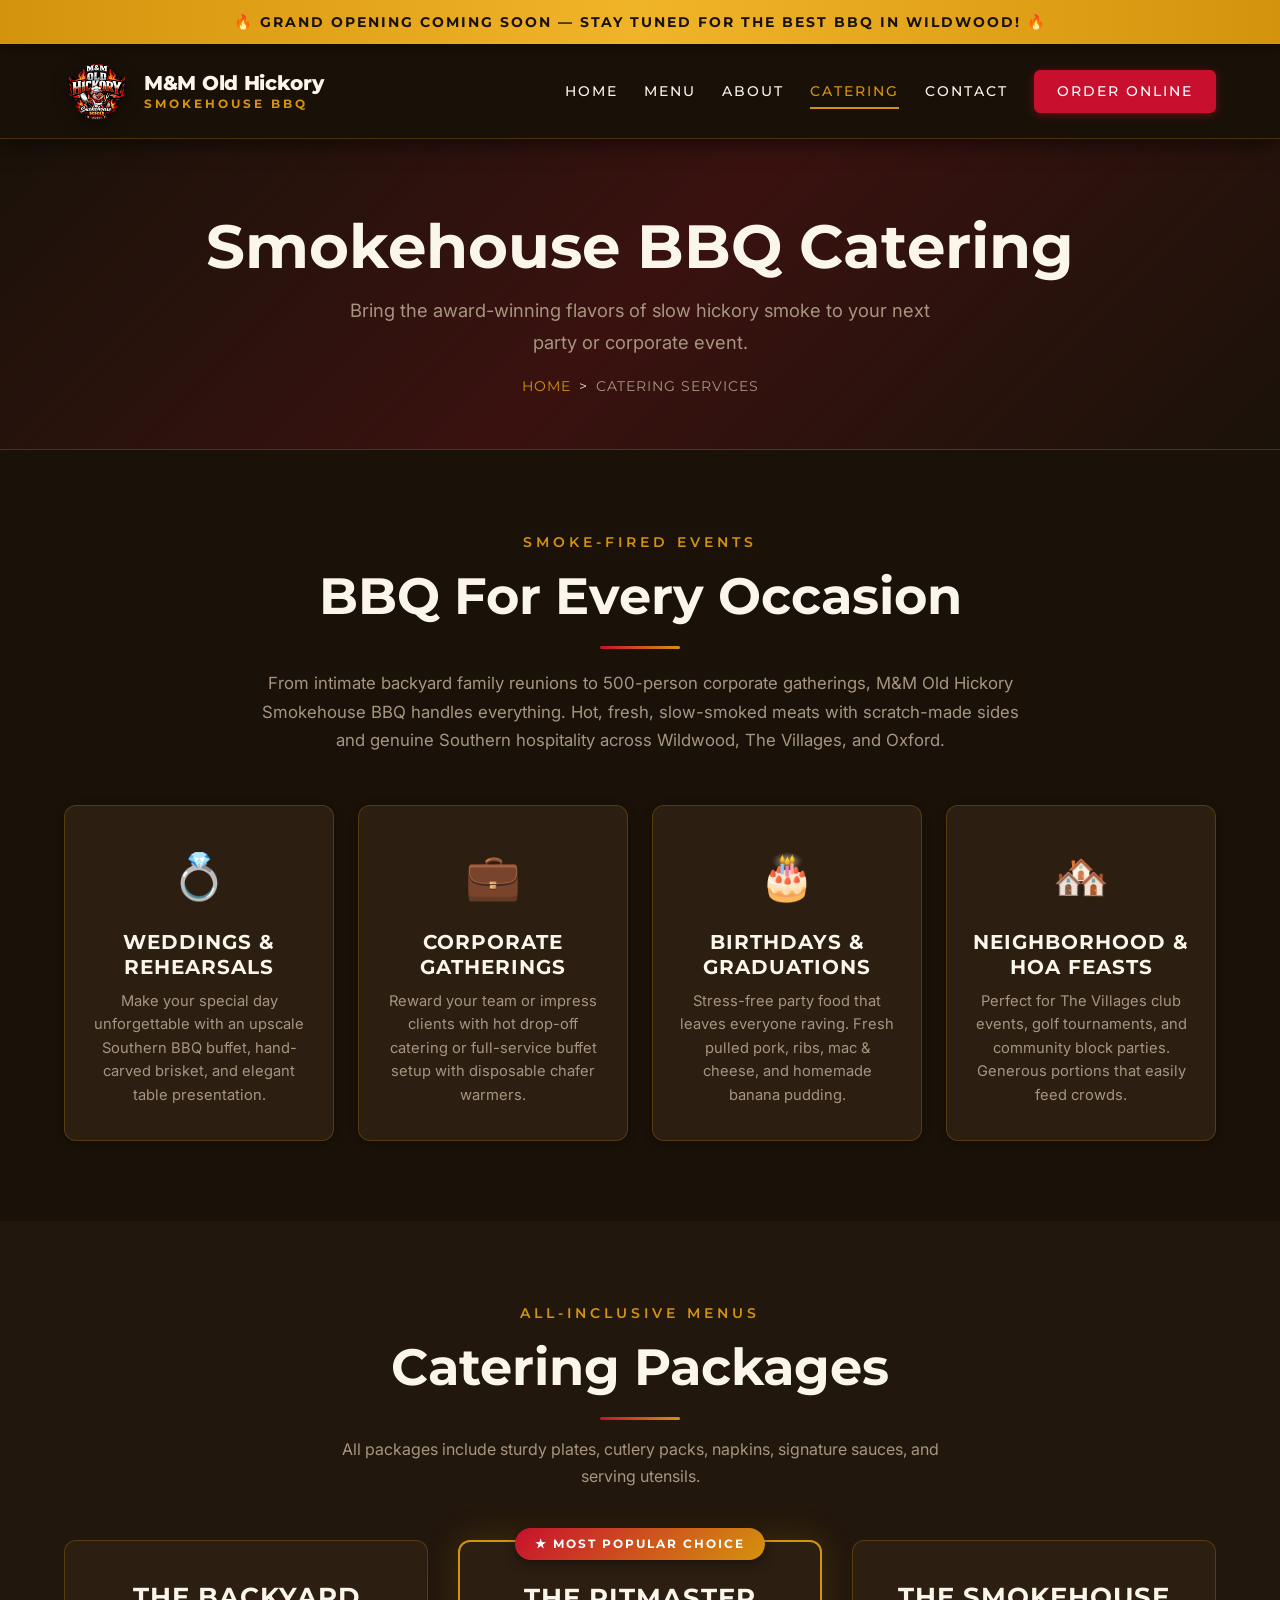
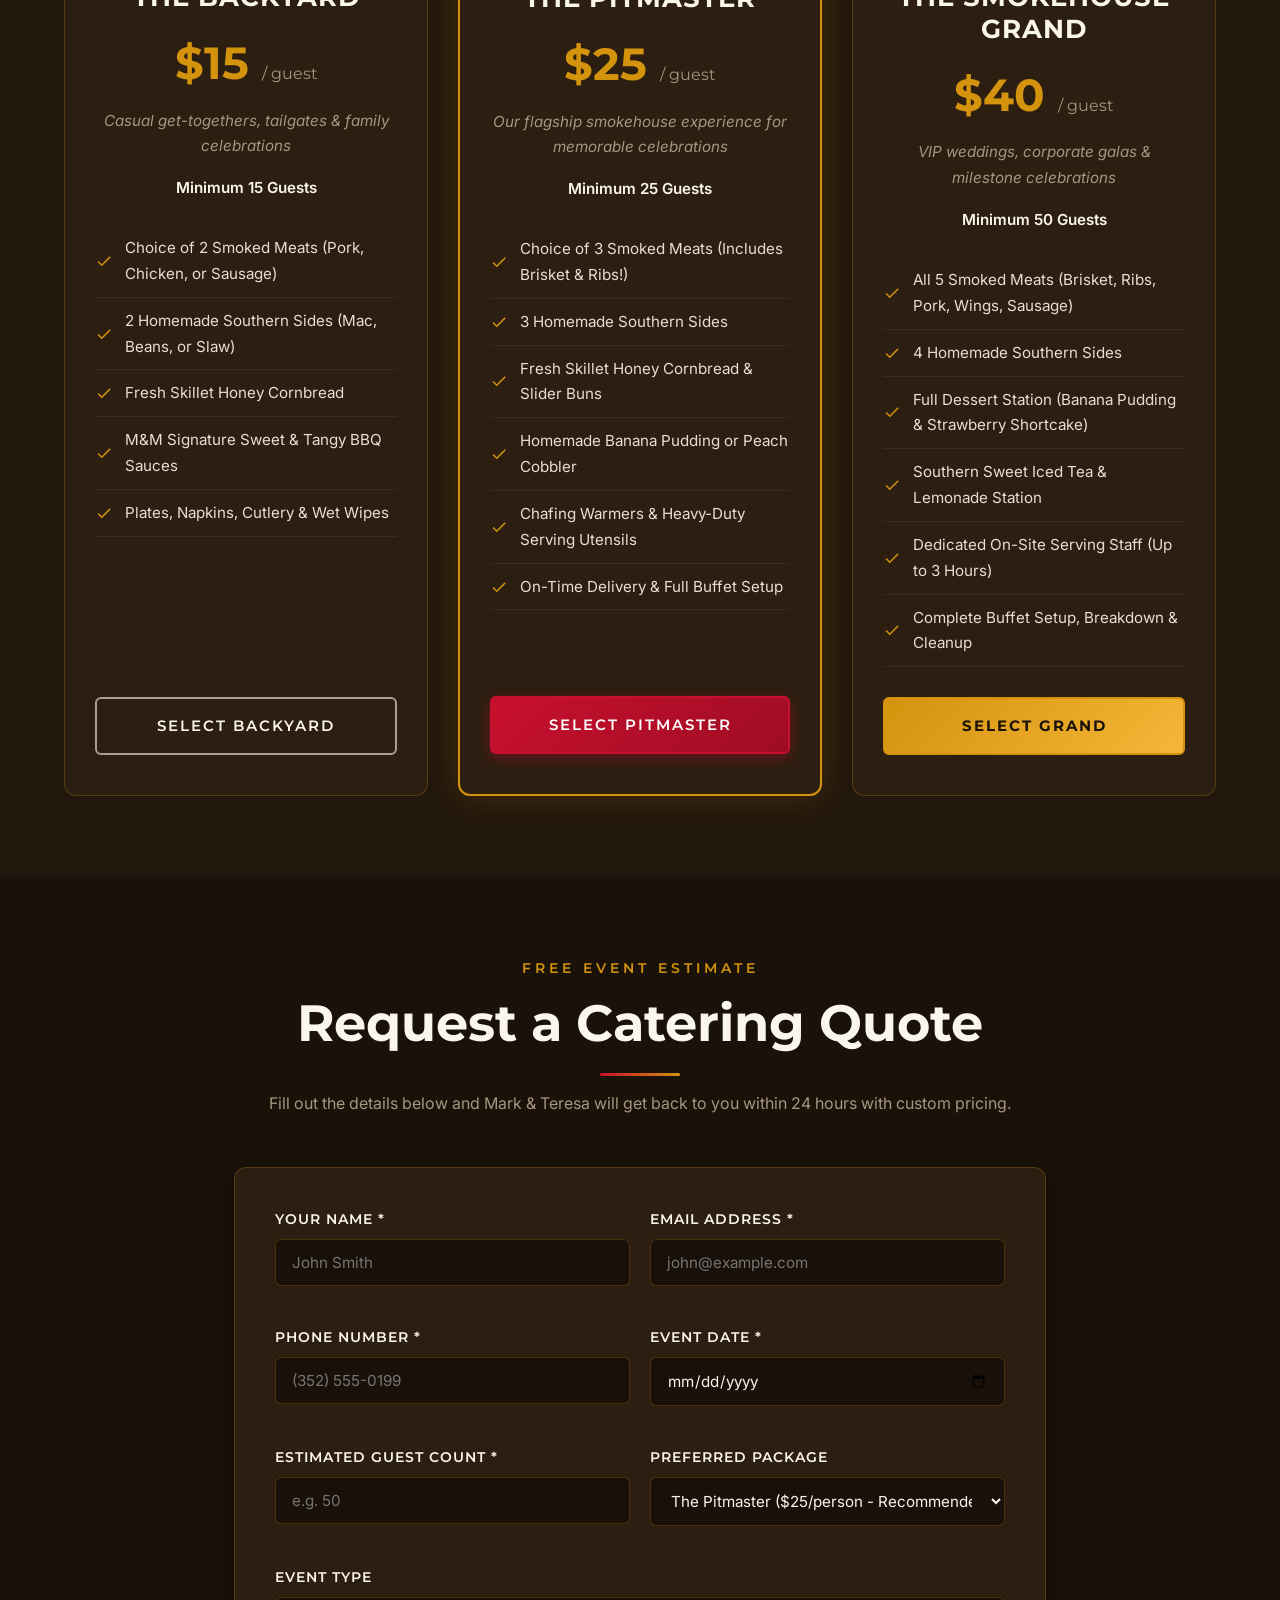
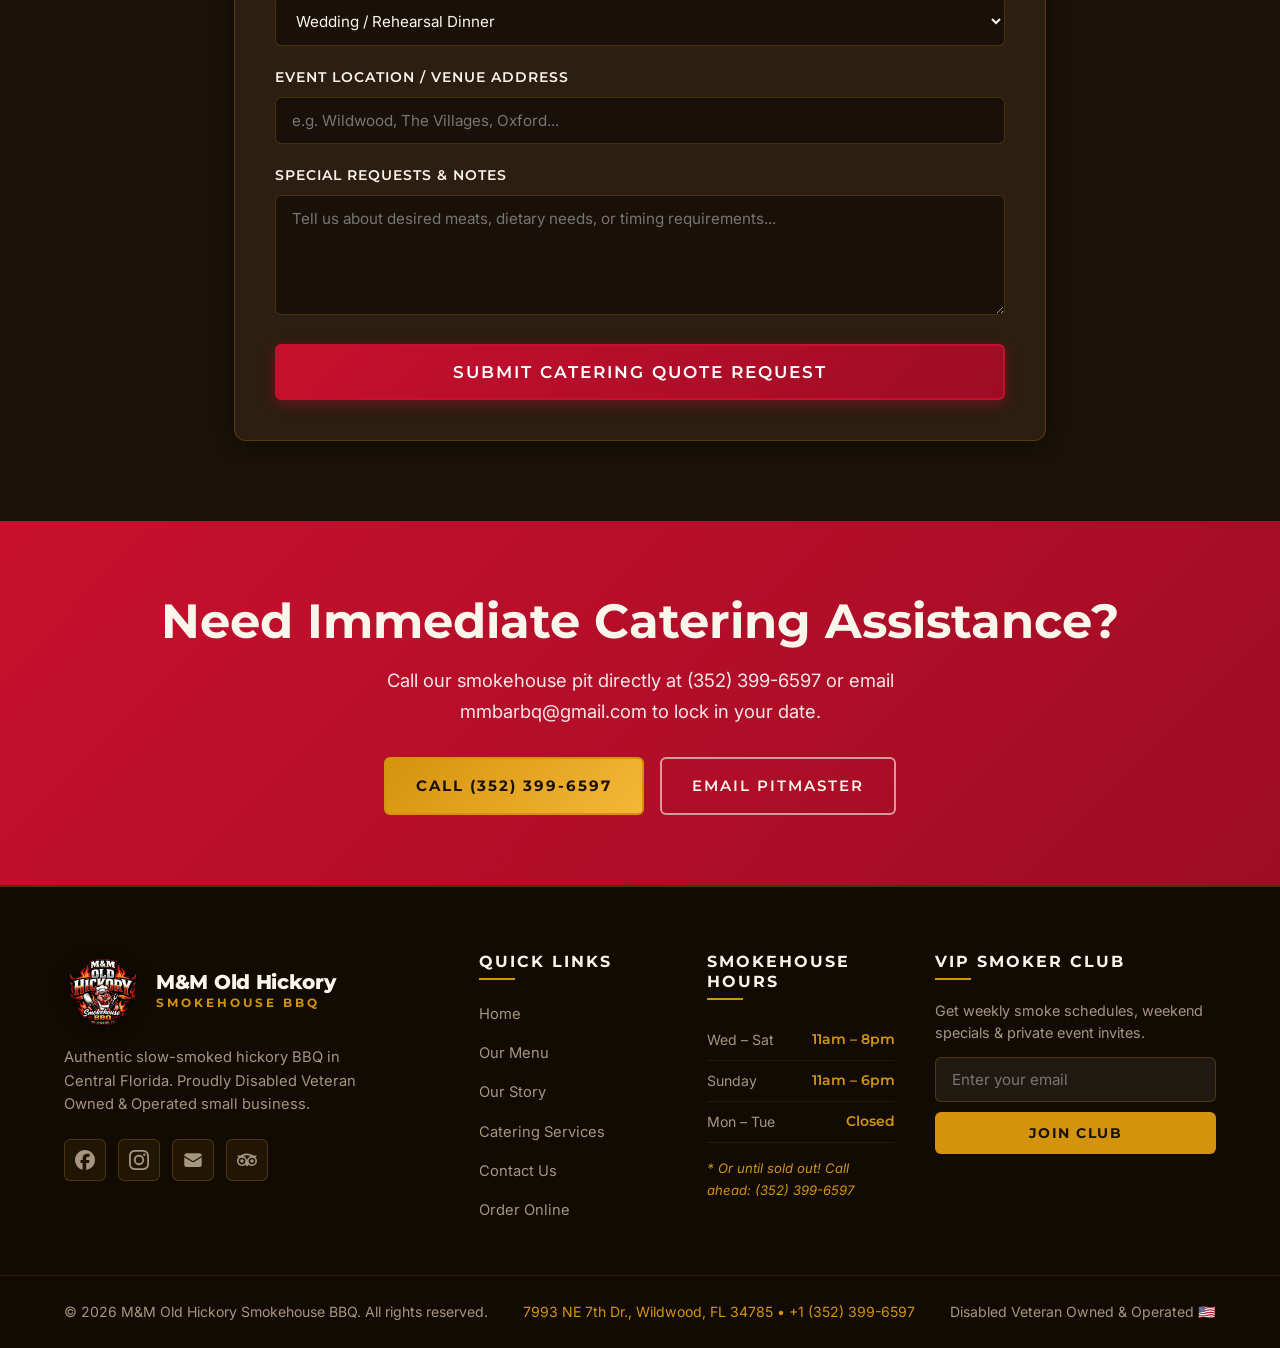
<file: catering.html>
<!DOCTYPE html>
<html lang="en">
<head>
    <meta charset="UTF-8">
    <meta name="viewport" content="width=device-width, initial-scale=1.0">
    <title>Catering Services | M&amp;M Old Hickory Smokehouse BBQ | Wildwood, FL</title>
    <meta name="description" content="Authentic slow-smoked BBQ catering for weddings, corporate events, reunions & parties in Wildwood, The Villages, Oxford & Central Florida. Get a custom quote!">
    <link rel="preconnect" href="https://fonts.googleapis.com">
    <link rel="preconnect" href="https://fonts.gstatic.com" crossorigin>
    <link href="https://fonts.googleapis.com/css2?family=Inter:wght@400;500;600;700&family=Montserrat:ital,wght@0,400;0,500;0,600;0,700;0,800;0,900;1,400;1,700&display=swap" rel="stylesheet">
    <link rel="stylesheet" href="css/styles.css">
    <link rel="icon" type="image/png" href="assets/Logo.png">
</head>
<body>

<!-- Opening Soon Banner -->
<div class="open-soon-banner">
    🔥 Grand Opening Coming Soon — Stay Tuned for the Best BBQ in Wildwood! 🔥
</div>

<!-- Preloader -->
<div id="preloader">
    <div class="loader-flame"></div>
</div>

<!-- Header -->
<header class="header">
    <div class="container">
        <a href="index.html" class="logo">
            <div class="logo-icon"><img src="assets/Logo.png" alt="M&amp;M Old Hickory Smokehouse BBQ Logo"></div>
            <div class="logo-text">M&amp;M Old Hickory<span>Smokehouse BBQ</span></div>
        </a>
        <ul class="nav-menu">
            <li><a href="index.html">Home</a></li>
            <li><a href="menu.html">Menu</a></li>
            <li><a href="about.html">About</a></li>
            <li><a href="catering.html" class="active">Catering</a></li>
            <li><a href="contact.html">Contact</a></li>
            <li><a href="order.html" class="btn btn-primary nav-cta">Order Online</a></li>
        </ul>
        <button class="menu-toggle" aria-label="Toggle Menu">
            <span></span>
            <span></span>
            <span></span>
        </button>
    </div>
    <div class="nav-overlay"></div>
</header>

<main>
    <!-- PAGE HEADER -->
    <section class="page-header fade-in">
        <div class="container">
            <h1>Smokehouse BBQ Catering</h1>
            <p>Bring the award-winning flavors of slow hickory smoke to your next party or corporate event.</p>
            <div class="breadcrumb">
                <a href="index.html">Home</a> &gt; <span>Catering Services</span>
            </div>
        </div>
    </section>

    <!-- INTRO & OCCASIONS -->
    <section class="section-padding fade-in">
        <div class="container">
            <div class="section-header text-center">
                <span class="section-subtitle">Smoke-Fired Events</span>
                <h2 class="section-title">BBQ For Every Occasion</h2>
                <div class="section-divider"></div>
                <p style="max-width: 780px; margin: 20px auto 0; color: var(--color-text-muted); font-size: 1.05rem; line-height: 1.7;">
                    From intimate backyard family reunions to 500-person corporate gatherings, M&amp;M Old Hickory Smokehouse BBQ handles everything. Hot, fresh, slow-smoked meats with scratch-made sides and genuine Southern hospitality across Wildwood, The Villages, and Oxford.
                </p>
            </div>

            <div class="features-grid">
                <div class="feature-card">
                    <div class="feature-icon">💍</div>
                    <h3>Weddings &amp; Rehearsals</h3>
                    <p>Make your special day unforgettable with an upscale Southern BBQ buffet, hand-carved brisket, and elegant table presentation.</p>
                </div>

                <div class="feature-card">
                    <div class="feature-icon">💼</div>
                    <h3>Corporate Gatherings</h3>
                    <p>Reward your team or impress clients with hot drop-off catering or full-service buffet setup with disposable chafer warmers.</p>
                </div>

                <div class="feature-card">
                    <div class="feature-icon">🎂</div>
                    <h3>Birthdays &amp; Graduations</h3>
                    <p>Stress-free party food that leaves everyone raving. Fresh pulled pork, ribs, mac &amp; cheese, and homemade banana pudding.</p>
                </div>

                <div class="feature-card">
                    <div class="feature-icon">🏘️</div>
                    <h3>Neighborhood &amp; HOA Feasts</h3>
                    <p>Perfect for The Villages club events, golf tournaments, and community block parties. Generous portions that easily feed crowds.</p>
                </div>
            </div>
        </div>
    </section>

    <!-- PACKAGES SECTION -->
    <section class="section-padding fade-in" style="background-color: var(--color-bg-section);">
        <div class="container">
            <div class="section-header text-center">
                <span class="section-subtitle">All-Inclusive Menus</span>
                <h2 class="section-title">Catering Packages</h2>
                <div class="section-divider"></div>
                <p style="max-width: 650px; margin: 16px auto 0; color: var(--color-text-muted);">
                    All packages include sturdy plates, cutlery packs, napkins, signature sauces, and serving utensils.
                </p>
            </div>

            <div class="catering-packages">
                <!-- Package 1 -->
                <div class="package-card">
                    <h3>The Backyard</h3>
                    <div class="package-price">$15 <span>/ guest</span></div>
                    <p class="package-desc">Casual get-togethers, tailgates &amp; family celebrations</p>
                    <div class="package-min">Minimum 15 Guests</div>
                    <ul class="package-features">
                        <li>
                            <svg viewBox="0 0 24 24"><path d="M9 16.17L4.83 12l-1.42 1.41L9 19 21 7l-1.41-1.41z"/></svg>
                            Choice of 2 Smoked Meats (Pork, Chicken, or Sausage)
                        </li>
                        <li>
                            <svg viewBox="0 0 24 24"><path d="M9 16.17L4.83 12l-1.42 1.41L9 19 21 7l-1.41-1.41z"/></svg>
                            2 Homemade Southern Sides (Mac, Beans, or Slaw)
                        </li>
                        <li>
                            <svg viewBox="0 0 24 24"><path d="M9 16.17L4.83 12l-1.42 1.41L9 19 21 7l-1.41-1.41z"/></svg>
                            Fresh Skillet Honey Cornbread
                        </li>
                        <li>
                            <svg viewBox="0 0 24 24"><path d="M9 16.17L4.83 12l-1.42 1.41L9 19 21 7l-1.41-1.41z"/></svg>
                            M&amp;M Signature Sweet &amp; Tangy BBQ Sauces
                        </li>
                        <li>
                            <svg viewBox="0 0 24 24"><path d="M9 16.17L4.83 12l-1.42 1.41L9 19 21 7l-1.41-1.41z"/></svg>
                            Plates, Napkins, Cutlery &amp; Wet Wipes
                        </li>
                    </ul>
                    <a href="#cateringForm" class="btn btn-outline" style="width: 100%;">Select Backyard</a>
                </div>

                <!-- Package 2 (Featured) -->
                <div class="package-card featured">
                    <span class="package-badge">★ Most Popular Choice</span>
                    <h3>The Pitmaster</h3>
                    <div class="package-price">$25 <span>/ guest</span></div>
                    <p class="package-desc">Our flagship smokehouse experience for memorable celebrations</p>
                    <div class="package-min">Minimum 25 Guests</div>
                    <ul class="package-features">
                        <li>
                            <svg viewBox="0 0 24 24"><path d="M9 16.17L4.83 12l-1.42 1.41L9 19 21 7l-1.41-1.41z"/></svg>
                            Choice of 3 Smoked Meats (Includes Brisket &amp; Ribs!)
                        </li>
                        <li>
                            <svg viewBox="0 0 24 24"><path d="M9 16.17L4.83 12l-1.42 1.41L9 19 21 7l-1.41-1.41z"/></svg>
                            3 Homemade Southern Sides
                        </li>
                        <li>
                            <svg viewBox="0 0 24 24"><path d="M9 16.17L4.83 12l-1.42 1.41L9 19 21 7l-1.41-1.41z"/></svg>
                            Fresh Skillet Honey Cornbread &amp; Slider Buns
                        </li>
                        <li>
                            <svg viewBox="0 0 24 24"><path d="M9 16.17L4.83 12l-1.42 1.41L9 19 21 7l-1.41-1.41z"/></svg>
                            Homemade Banana Pudding or Peach Cobbler
                        </li>
                        <li>
                            <svg viewBox="0 0 24 24"><path d="M9 16.17L4.83 12l-1.42 1.41L9 19 21 7l-1.41-1.41z"/></svg>
                            Chafing Warmers &amp; Heavy-Duty Serving Utensils
                        </li>
                        <li>
                            <svg viewBox="0 0 24 24"><path d="M9 16.17L4.83 12l-1.42 1.41L9 19 21 7l-1.41-1.41z"/></svg>
                            On-Time Delivery &amp; Full Buffet Setup
                        </li>
                    </ul>
                    <a href="#cateringForm" class="btn btn-primary" style="width: 100%;">Select Pitmaster</a>
                </div>

                <!-- Package 3 -->
                <div class="package-card">
                    <h3>The Smokehouse Grand</h3>
                    <div class="package-price">$40 <span>/ guest</span></div>
                    <p class="package-desc">VIP weddings, corporate galas &amp; milestone celebrations</p>
                    <div class="package-min">Minimum 50 Guests</div>
                    <ul class="package-features">
                        <li>
                            <svg viewBox="0 0 24 24"><path d="M9 16.17L4.83 12l-1.42 1.41L9 19 21 7l-1.41-1.41z"/></svg>
                            All 5 Smoked Meats (Brisket, Ribs, Pork, Wings, Sausage)
                        </li>
                        <li>
                            <svg viewBox="0 0 24 24"><path d="M9 16.17L4.83 12l-1.42 1.41L9 19 21 7l-1.41-1.41z"/></svg>
                            4 Homemade Southern Sides
                        </li>
                        <li>
                            <svg viewBox="0 0 24 24"><path d="M9 16.17L4.83 12l-1.42 1.41L9 19 21 7l-1.41-1.41z"/></svg>
                            Full Dessert Station (Banana Pudding &amp; Strawberry Shortcake)
                        </li>
                        <li>
                            <svg viewBox="0 0 24 24"><path d="M9 16.17L4.83 12l-1.42 1.41L9 19 21 7l-1.41-1.41z"/></svg>
                            Southern Sweet Iced Tea &amp; Lemonade Station
                        </li>
                        <li>
                            <svg viewBox="0 0 24 24"><path d="M9 16.17L4.83 12l-1.42 1.41L9 19 21 7l-1.41-1.41z"/></svg>
                            Dedicated On-Site Serving Staff (Up to 3 Hours)
                        </li>
                        <li>
                            <svg viewBox="0 0 24 24"><path d="M9 16.17L4.83 12l-1.42 1.41L9 19 21 7l-1.41-1.41z"/></svg>
                            Complete Buffet Setup, Breakdown &amp; Cleanup
                        </li>
                    </ul>
                    <a href="#cateringForm" class="btn btn-accent" style="width: 100%;">Select Grand</a>
                </div>
            </div>
        </div>
    </section>

    <!-- CATERING REQUEST FORM -->
    <section id="cateringFormSection" class="section-padding fade-in">
        <div class="container" style="max-width: 860px;">
            <div class="section-header text-center">
                <span class="section-subtitle">Free Event Estimate</span>
                <h2 class="section-title">Request a Catering Quote</h2>
                <div class="section-divider"></div>
                <p style="color: var(--color-text-muted); margin-top: 14px;">
                    Fill out the details below and Mark &amp; Teresa will get back to you within 24 hours with custom pricing.
                </p>
            </div>

            <form id="cateringForm" class="contact-form">
                <div class="form-row">
                    <div class="form-group">
                        <label for="name">Your Name *</label>
                        <input type="text" id="name" name="name" placeholder="John Smith" required>
                    </div>
                    <div class="form-group">
                        <label for="email">Email Address *</label>
                        <input type="email" id="email" name="email" placeholder="john@example.com" required>
                    </div>
                </div>

                <div class="form-row">
                    <div class="form-group">
                        <label for="phone">Phone Number *</label>
                        <input type="tel" id="phone" name="phone" placeholder="(352) 555-0199" required>
                    </div>
                    <div class="form-group">
                        <label for="eventDate">Event Date *</label>
                        <input type="date" id="eventDate" name="eventDate" required>
                    </div>
                </div>

                <div class="form-row">
                    <div class="form-group">
                        <label for="guestCount">Estimated Guest Count *</label>
                        <input type="number" id="guestCount" name="guestCount" min="15" placeholder="e.g. 50" required>
                    </div>
                    <div class="form-group">
                        <label for="packageSelect">Preferred Package</label>
                        <select id="packageSelect" name="packageSelect">
                            <option value="pitmaster" selected>The Pitmaster ($25/person - Recommended)</option>
                            <option value="backyard">The Backyard ($15/person)</option>
                            <option value="smokehouse">The Smokehouse Grand ($40/person)</option>
                            <option value="custom">Custom Menu Consultation</option>
                        </select>
                    </div>
                </div>

                <div class="form-group">
                    <label for="eventType">Event Type</label>
                    <select id="eventType" name="eventType">
                        <option value="wedding">Wedding / Rehearsal Dinner</option>
                        <option value="corporate">Corporate Event / Office Lunch</option>
                        <option value="birthday">Birthday / Anniversary Party</option>
                        <option value="family-reunion">Family Reunion / Tailgate</option>
                        <option value="hoa-community">HOA / Community Club Gathering</option>
                        <option value="other">Other Event</option>
                    </select>
                </div>

                <div class="form-group">
                    <label for="eventLocation">Event Location / Venue Address</label>
                    <input type="text" id="eventLocation" name="eventLocation" placeholder="e.g. Wildwood, The Villages, Oxford...">
                </div>

                <div class="form-group">
                    <label for="notes">Special Requests &amp; Notes</label>
                    <textarea id="notes" name="notes" placeholder="Tell us about desired meats, dietary needs, or timing requirements..."></textarea>
                </div>

                <button type="submit" class="btn btn-primary" style="width: 100%; padding: 16px; font-size: 1.05rem;">
                    Submit Catering Quote Request
                </button>
            </form>
        </div>
    </section>

    <!-- CALL TO ACTION BANNER -->
    <section class="cta-banner fade-in">
        <div class="container">
            <h2>Need Immediate Catering Assistance?</h2>
            <p>Call our smokehouse pit directly at (352) 399-6597 or email mmbarbq@gmail.com to lock in your date.</p>
            <div style="display: flex; gap: 16px; justify-content: center; flex-wrap: wrap;">
                <a href="tel:+13523996597" class="btn btn-accent">Call (352) 399-6597</a>
                <a href="mailto:mmbarbq@gmail.com" class="btn btn-outline">Email Pitmaster</a>
            </div>
        </div>
    </section>
</main>

<!-- FOOTER -->
<footer class="footer">
    <div class="footer-main">
        <div class="container">
            <div class="footer-grid">
                <!-- Col 1: Brand -->
                <div class="footer-brand">
                    <a href="index.html" class="logo">
                        <div class="logo-icon"><img src="assets/Logo.png" alt="M&amp;M Old Hickory Smokehouse BBQ Logo"></div>
                        <div class="logo-text">M&amp;M Old Hickory<span>Smokehouse BBQ</span></div>
                    </a>
                    <p>
                        Authentic slow-smoked hickory BBQ in Central Florida. Proudly Disabled Veteran Owned &amp; Operated small business.
                    </p>
                    <div class="social-links">
                        <a href="https://www.facebook.com/MMOldHickorySmokehouse/" target="_blank" rel="noopener" class="social-link" aria-label="Facebook">
                            <svg viewBox="0 0 24 24" role="img" aria-label="Facebook"><path d="M9.101 23.691v-7.98H6.627v-3.667h2.474v-1.58c0-4.085 1.848-5.978 5.858-5.978.401 0 .955.042 1.468.103a8.68 8.68 0 0 1 1.141.195v3.325a8.623 8.623 0 0 0-.653-.036 26.805 26.805 0 0 0-.733-.009c-.707 0-1.259.096-1.675.309a1.686 1.686 0 0 0-.679.622c-.258.42-.374.995-.374 1.752v1.297h3.919l-.386 2.103-.287 1.564h-3.246v8.245C19.396 23.238 24 18.179 24 12.044c0-6.627-5.373-12-12-12s-12 5.373-12 12c0 5.628 3.874 10.35 9.101 11.647Z"/></svg>
                        </a>
                        <a href="https://www.instagram.com/mmbarbq/" target="_blank" rel="noopener" class="social-link" aria-label="Instagram">
                            <svg viewBox="0 0 24 24" role="img" aria-label="Instagram"><path d="M7.0301.084c-1.2768.0602-2.1487.264-2.911.5634-.7888.3075-1.4575.72-2.1228 1.3877-.6652.6677-1.075 1.3368-1.3802 2.127-.2954.7638-.4956 1.6365-.552 2.914-.0564 1.2775-.0689 1.6882-.0626 4.947.0062 3.2586.0206 3.6671.0825 4.9473.061 1.2765.264 2.1482.5635 2.9107.308.7889.72 1.4573 1.388 2.1228.6679.6655 1.3365 1.0743 2.1285 1.38.7632.295 1.6361.4961 2.9134.552 1.2773.056 1.6884.069 4.9462.0627 3.2578-.0062 3.668-.0207 4.9478-.0814 1.28-.0607 2.147-.2652 2.9098-.5633.7889-.3086 1.4578-.72 2.1228-1.3881.665-.6682 1.0745-1.3378 1.3795-2.1284.2957-.7632.4966-1.636.552-2.9124.056-1.2809.0692-1.6898.063-4.948-.0063-3.2583-.021-3.6668-.0817-4.9465-.0607-1.2797-.264-2.1487-.5633-2.9117-.3084-.7889-.72-1.4568-1.3876-2.1228C21.2982 1.33 20.628.9208 19.8378.6165 19.074.321 18.2017.1197 16.9244.0645 15.6471.0093 15.236-.005 11.977.0014 8.718.0076 8.31.0215 7.0301.0839m.1402 21.6932c-1.17-.0509-1.8053-.2453-2.2287-.408-.5606-.216-.96-.4771-1.3819-.895-.422-.4178-.6811-.8186-.9-1.378-.1644-.4234-.3624-1.058-.4171-2.228-.0595-1.2645-.072-1.6442-.079-4.848-.007-3.2037.0053-3.583.0607-4.848.05-1.169.2456-1.805.408-2.2282.216-.5613.4762-.96.895-1.3816.4188-.4217.8184-.6814 1.3783-.9003.423-.1651 1.0575-.3614 2.227-.4171 1.2655-.06 1.6447-.072 4.848-.079 3.2033-.007 3.5835.005 4.8495.0608 1.169.0508 1.8053.2445 2.228.408.5608.216.96.4754 1.3816.895.4217.4194.6816.8176.9005 1.3787.1653.4217.3617 1.056.4169 2.2263.0602 1.2655.0739 1.645.0796 4.848.0058 3.203-.0055 3.5834-.061 4.848-.051 1.17-.245 1.8055-.408 2.2294-.216.5604-.4763.96-.8954 1.3814-.419.4215-.8181.6811-1.3783.9-.4224.1649-1.0577.3617-2.2262.4174-1.2656.0595-1.6448.072-4.8493.079-3.2045.007-3.5825-.006-4.848-.0608M16.953 5.5864A1.44 1.44 0 1 0 18.39 4.144a1.44 1.44 0 0 0-1.437 1.4424M5.8385 12.012c.0067 3.4032 2.7706 6.1557 6.173 6.1493 3.4026-.0065 6.157-2.7701 6.1506-6.1733-.0065-3.4032-2.771-6.1565-6.174-6.1498-3.403.0067-6.156 2.771-6.1496 6.1738M8 12.0077a4 4 0 1 1 4.008 3.9921A3.9996 3.9996 0 0 1 8 12.0077"/></svg>
                        </a>
                        <a href="mailto:mmbarbq@gmail.com" class="social-link" aria-label="Email">
                            <svg viewBox="0 0 24 24" role="img" aria-label="Email"><path d="M1.5 8.67v8.58a3 3 0 0 0 3 3h15a3 3 0 0 0 3-3V8.67l-8.928 5.493a3 3 0 0 1-3.144 0L1.5 8.67Z"/><path d="M22.5 6.908V6.75a3 3 0 0 0-3-3h-15a3 3 0 0 0-3 3v.158l9.714 5.978a1.5 1.5 0 0 0 1.572 0L22.5 6.908Z"/></svg>
                        </a>
                        <a href="https://www.tripadvisor.com/Restaurant_Review-g34739-d10375143-Reviews-M_M_Old_Hickory_Smokehouse_BBQ-Wildwood_Florida.html" target="_blank" rel="noopener" class="social-link" aria-label="TripAdvisor">
                            <svg viewBox="0 0 24 24" role="img" aria-label="TripAdvisor"><path d="M12.006 4.295c-2.67 0-5.338.784-7.645 2.353H0l1.963 2.135a5.997 5.997 0 0 0 4.04 10.43 5.976 5.976 0 0 0 4.075-1.6L12 19.705l1.922-2.09a5.972 5.972 0 0 0 4.072 1.598 6 6 0 0 0 6-5.998 5.982 5.982 0 0 0-1.957-4.432L24 6.648h-4.35a13.573 13.573 0 0 0-7.644-2.353zM12 6.255c1.531 0 3.063.303 4.504.903C13.943 8.138 12 10.43 12 13.1c0-2.671-1.942-4.962-4.504-5.942A11.72 11.72 0 0 1 12 6.256zM6.002 9.157a4.059 4.059 0 1 1 0 8.118 4.059 4.059 0 0 1 0-8.118zm11.992.002a4.057 4.057 0 1 1 .003 8.115 4.057 4.057 0 0 1-.003-8.115zm-11.992 1.93a2.128 2.128 0 0 0 0 4.256 2.128 2.128 0 0 0 0-4.256zm11.992 0a2.128 2.128 0 0 0 0 4.256 2.128 2.128 0 0 0 0-4.256z"/></svg>
                        </a>
                    </div>
                </div>

                <!-- Col 2: Quick Links -->
                <div>
                    <h4 class="footer-heading">Quick Links</h4>
                    <ul class="footer-links">
                        <li><a href="index.html">Home</a></li>
                        <li><a href="menu.html">Our Menu</a></li>
                        <li><a href="about.html">Our Story</a></li>
                        <li><a href="catering.html">Catering Services</a></li>
                        <li><a href="contact.html">Contact Us</a></li>
                        <li><a href="order.html">Order Online</a></li>
                    </ul>
                </div>

                <!-- Col 3: Hours -->
                <div>
                    <h4 class="footer-heading">Smokehouse Hours</h4>
                    <ul class="footer-hours-list">
                        <li><span>Wed – Sat</span><span>11am – 8pm</span></li>
                        <li><span>Sunday</span><span>11am – 6pm</span></li>
                        <li><span>Mon – Tue</span><span>Closed</span></li>
                    </ul>
                    <p style="margin-top: 14px; font-size: 0.82rem; color: var(--color-accent); font-style: italic;">
                        * Or until sold out! Call ahead: (352) 399-6597
                    </p>
                </div>

                <!-- Col 4: Newsletter -->
                <div>
                    <h4 class="footer-heading">VIP Smoker Club</h4>
                    <p style="color: var(--color-text-muted); font-size: 0.9rem; line-height: 1.5;">
                        Get weekly smoke schedules, weekend specials &amp; private event invites.
                    </p>
                    <form class="newsletter-form">
                        <input type="email" placeholder="Enter your email" required aria-label="Email address">
                        <button type="submit">Join Club</button>
                    </form>
                </div>
            </div>
        </div>
    </div>

    <!-- Footer Bottom -->
    <div class="footer-bottom">
        <div class="container">
            <p>&copy; 2026 M&amp;M Old Hickory Smokehouse BBQ. All rights reserved.</p>
            <p style="color: var(--color-accent);">7993 NE 7th Dr., Wildwood, FL 34785 &bull; +1 (352) 399-6597</p>
            <p>Disabled Veteran Owned &amp; Operated 🇺🇸</p>
        </div>
    </div>
</footer>

<!-- Back to Top Button -->
<button class="back-to-top" aria-label="Back to top">
    <svg viewBox="0 0 24 24"><path d="M12 4l-8 8h5v8h6v-8h5z"/></svg>
</button>

<script src="js/main.js"></script>
</body>
</html>
</file>
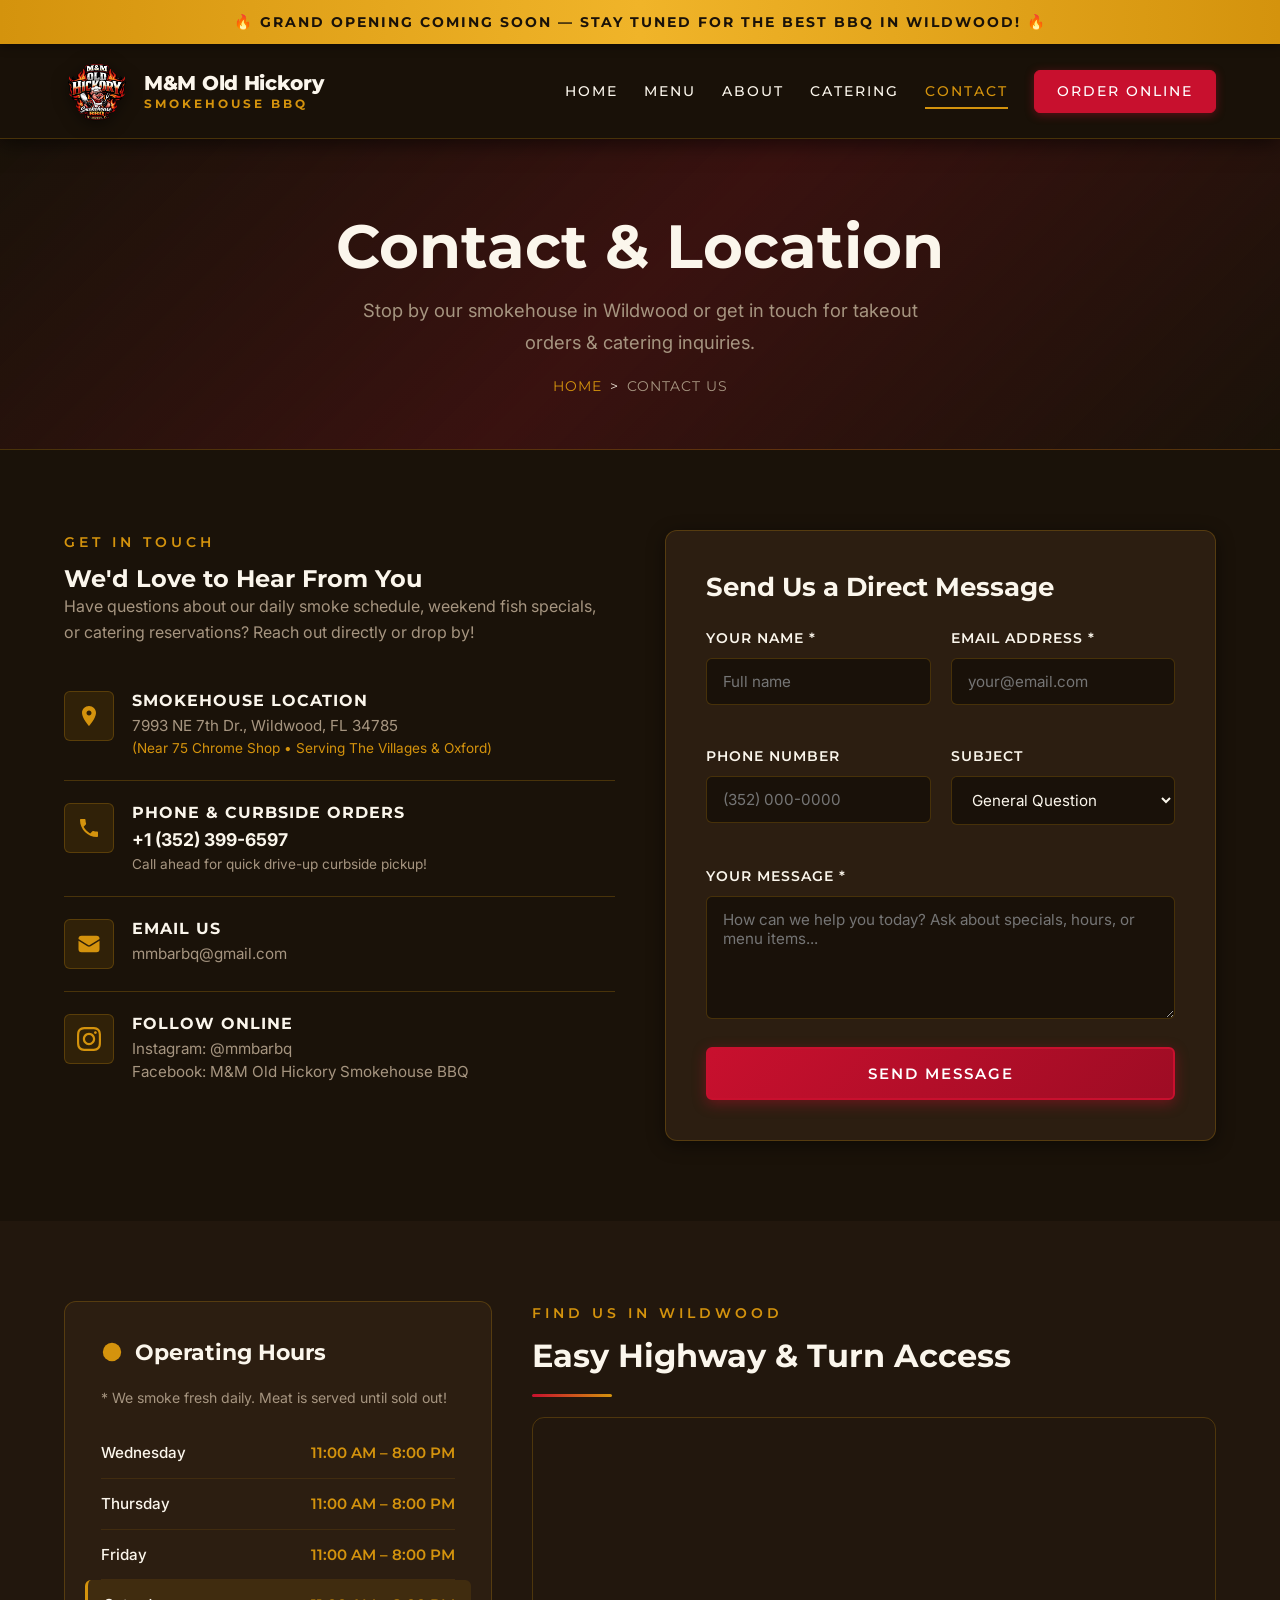
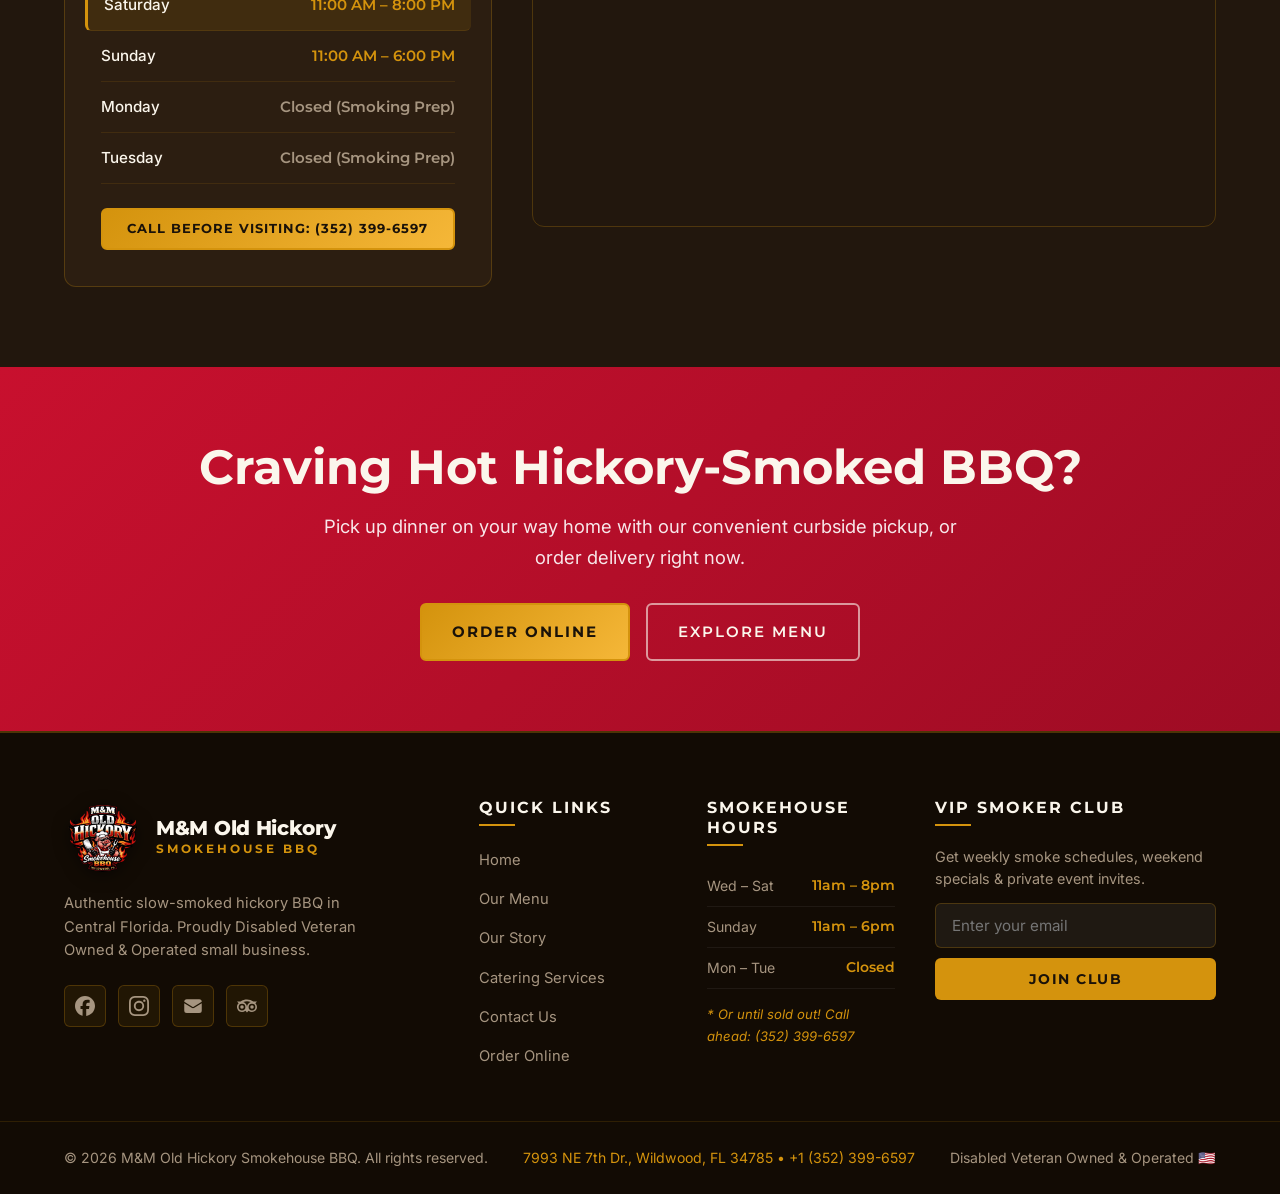
<file: contact.html>
<!DOCTYPE html>
<html lang="en">
<head>
    <meta charset="UTF-8">
    <meta name="viewport" content="width=device-width, initial-scale=1.0">
    <title>Contact Us &amp; Location | M&amp;M Old Hickory Smokehouse BBQ | Wildwood, FL</title>
    <meta name="description" content="Visit M&amp;M Old Hickory Smokehouse BBQ in Wildwood, FL. Directions, phone number (352) 399-6597, email, smokehouse hours, and curbside pickup details.">
    <link rel="preconnect" href="https://fonts.googleapis.com">
    <link rel="preconnect" href="https://fonts.gstatic.com" crossorigin>
    <link href="https://fonts.googleapis.com/css2?family=Inter:wght@400;500;600;700&family=Montserrat:ital,wght@0,400;0,500;0,600;0,700;0,800;0,900;1,400;1,700&display=swap" rel="stylesheet">
    <link rel="stylesheet" href="css/styles.css">
    <link rel="icon" type="image/png" href="assets/Logo.png">
</head>
<body>

<!-- Opening Soon Banner -->
<div class="open-soon-banner">
    🔥 Grand Opening Coming Soon — Stay Tuned for the Best BBQ in Wildwood! 🔥
</div>

<!-- Preloader -->
<div id="preloader">
    <div class="loader-flame"></div>
</div>

<!-- Header -->
<header class="header">
    <div class="container">
        <a href="index.html" class="logo">
            <div class="logo-icon"><img src="assets/Logo.png" alt="M&amp;M Old Hickory Smokehouse BBQ Logo"></div>
            <div class="logo-text">M&amp;M Old Hickory<span>Smokehouse BBQ</span></div>
        </a>
        <ul class="nav-menu">
            <li><a href="index.html">Home</a></li>
            <li><a href="menu.html">Menu</a></li>
            <li><a href="about.html">About</a></li>
            <li><a href="catering.html">Catering</a></li>
            <li><a href="contact.html" class="active">Contact</a></li>
            <li><a href="order.html" class="btn btn-primary nav-cta">Order Online</a></li>
        </ul>
        <button class="menu-toggle" aria-label="Toggle Menu">
            <span></span>
            <span></span>
            <span></span>
        </button>
    </div>
    <div class="nav-overlay"></div>
</header>

<main>
    <!-- PAGE HEADER -->
    <section class="page-header fade-in">
        <div class="container">
            <h1>Contact &amp; Location</h1>
            <p>Stop by our smokehouse in Wildwood or get in touch for takeout orders &amp; catering inquiries.</p>
            <div class="breadcrumb">
                <a href="index.html">Home</a> &gt; <span>Contact Us</span>
            </div>
        </div>
    </section>

    <!-- CONTACT GRID & FORM -->
    <section class="section-padding">
        <div class="container">
            <div class="contact-grid">
                <!-- Info Column -->
                <div>
                    <span class="section-subtitle">Get In Touch</span>
                    <h2>We'd Love to Hear From You</h2>
                    <p style="color: var(--color-text-muted); margin-bottom: 24px; line-height: 1.6;">
                        Have questions about our daily smoke schedule, weekend fish specials, or catering reservations? Reach out directly or drop by!
                    </p>

                    <ul class="contact-info-list">
                        <!-- Address -->
                        <li class="contact-info-item">
                            <div class="contact-info-icon">
                                <svg viewBox="0 0 24 24"><path d="M12 2C8.13 2 5 5.13 5 9c0 5.25 7 13 7 13s7-7.75 7-13c0-3.87-3.13-7-7-7zm0 9.5c-1.38 0-2.5-1.12-2.5-2.5s1.12-2.5 2.5-2.5 2.5 1.12 2.5 2.5-1.12 2.5-2.5 2.5z"/></svg>
                            </div>
                            <div class="contact-info-text">
                                <h4>Smokehouse Location</h4>
                                <p>7993 NE 7th Dr., Wildwood, FL 34785</p>
                                <p style="font-size: 0.85rem; color: var(--color-accent);">(Near 75 Chrome Shop &bull; Serving The Villages &amp; Oxford)</p>
                            </div>
                        </li>

                        <!-- Phone -->
                        <li class="contact-info-item">
                            <div class="contact-info-icon">
                                <svg viewBox="0 0 24 24"><path d="M6.62 10.79c1.44 2.83 3.76 5.14 6.59 6.59l2.2-2.2c.27-.27.67-.36 1.02-.24 1.12.37 2.33.57 3.57.57.55 0 1 .45 1 1V20c0 .55-.45 1-1 1-9.39 0-17-7.61-17-17 0-.55.45-1 1-1h3.5c.55 0 1 .45 1 1 0 1.25.2 2.45.57 3.57.11.35.03.74-.25 1.02l-2.2 2.2z"/></svg>
                            </div>
                            <div class="contact-info-text">
                                <h4>Phone &amp; Curbside Orders</h4>
                                <p><a href="tel:+13523996597" style="color: var(--color-cream); font-size: 1.1rem; font-weight: 700;">+1 (352) 399-6597</a></p>
                                <p style="font-size: 0.85rem;">Call ahead for quick drive-up curbside pickup!</p>
                            </div>
                        </li>

                        <!-- Email -->
                        <li class="contact-info-item">
                            <div class="contact-info-icon">
                                <svg viewBox="0 0 24 24" role="img" aria-label="Email"><path d="M1.5 8.67v8.58a3 3 0 0 0 3 3h15a3 3 0 0 0 3-3V8.67l-8.928 5.493a3 3 0 0 1-3.144 0L1.5 8.67Z"/><path d="M22.5 6.908V6.75a3 3 0 0 0-3-3h-15a3 3 0 0 0-3 3v.158l9.714 5.978a1.5 1.5 0 0 0 1.572 0L22.5 6.908Z"/></svg>
                            </div>
                            <div class="contact-info-text">
                                <h4>Email Us</h4>
                                <p><a href="mailto:mmbarbq@gmail.com">mmbarbq@gmail.com</a></p>
                            </div>
                        </li>

                        <!-- Social -->
                        <li class="contact-info-item">
                            <div class="contact-info-icon">
                                <svg viewBox="0 0 24 24"><path d="M12 2.163c3.204 0 3.584.012 4.85.07 3.252.148 4.771 1.691 4.919 4.919.058 1.265.069 1.645.069 4.849 0 3.205-.012 3.584-.069 4.849-.149 3.225-1.664 4.771-4.919 4.919-1.266.058-1.644.07-4.85.07-3.204 0-3.584-.012-4.849-.07-3.26-.149-4.771-1.699-4.919-4.92-.058-1.265-.07-1.644-.07-4.849 0-3.204.013-3.583.07-4.849.149-3.227 1.664-4.771 4.919-4.919 1.266-.057 1.645-.069 4.849-.069zm0-2.163c-3.259 0-3.667.014-4.947.072-4.358.2-6.78 2.618-6.98 6.98-.059 1.281-.073 1.689-.073 4.948 0 3.259.014 3.668.072 4.948.2 4.358 2.618 6.78 6.98 6.98 1.281.058 1.689.072 4.948.072 3.259 0 3.668-.014 4.948-.072 4.354-.2 6.782-2.618 6.979-6.98.059-1.28.073-1.689.073-4.948 0-3.259-.014-3.667-.072-4.947-.196-4.354-2.617-6.78-6.979-6.98-1.281-.059-1.69-.073-4.949-.073zm0 5.838c-3.403 0-6.162 2.759-6.162 6.162s2.759 6.163 6.162 6.163 6.162-2.759 6.162-6.163c0-3.403-2.759-6.162-6.162-6.162zm0 10.162c-2.209 0-4-1.79-4-4 0-2.209 1.791-4 4-4s4 1.791 4 4c0 2.21-1.791 4-4 4zm6.406-11.845c-.796 0-1.441.645-1.441 1.44s.645 1.44 1.441 1.44c.795 0 1.439-.645 1.439-1.44s-.644-1.44-1.439-1.44z"/></svg>
                            </div>
                            <div class="contact-info-text">
                                <h4>Follow Online</h4>
                                <p><a href="https://instagram.com/mmbarbq" target="_blank" rel="noopener">Instagram: @mmbarbq</a></p>
                                <p><a href="https://www.facebook.com/MMOldHickorySmokehouse/" target="_blank" rel="noopener">Facebook: M&amp;M Old Hickory Smokehouse BBQ</a></p>
                            </div>
                        </li>
                    </ul>
                </div>

                <!-- Form Column -->
                <div>
                    <form id="contactForm" class="contact-form">
                        <h3>Send Us a Direct Message</h3>
                        
                        <div class="form-row">
                            <div class="form-group">
                                <label for="contactName">Your Name *</label>
                                <input type="text" id="contactName" name="contactName" placeholder="Full name" required>
                            </div>
                            <div class="form-group">
                                <label for="contactEmail">Email Address *</label>
                                <input type="email" id="contactEmail" name="contactEmail" placeholder="your@email.com" required>
                            </div>
                        </div>

                        <div class="form-row">
                            <div class="form-group">
                                <label for="contactPhone">Phone Number</label>
                                <input type="tel" id="contactPhone" name="contactPhone" placeholder="(352) 000-0000">
                            </div>
                            <div class="form-group">
                                <label for="contactSubject">Subject</label>
                                <select id="contactSubject" name="contactSubject">
                                    <option value="general" selected>General Question</option>
                                    <option value="catering">Catering Inquiry</option>
                                    <option value="feedback">Food &amp; Experience Feedback</option>
                                    <option value="business">Business / Community Partnership</option>
                                </select>
                            </div>
                        </div>

                        <div class="form-group">
                            <label for="contactMessage">Your Message *</label>
                            <textarea id="contactMessage" name="contactMessage" rows="5" placeholder="How can we help you today? Ask about specials, hours, or menu items..." required></textarea>
                        </div>

                        <button type="submit" class="btn btn-primary" style="width: 100%; padding: 15px;">Send Message</button>
                    </form>
                </div>
            </div>
        </div>
    </section>

    <!-- HOURS CARD & GOOGLE MAPS -->
    <section class="section-padding fade-in" style="background-color: var(--color-bg-section);">
        <div class="container">
            <div style="display: grid; grid-template-columns: 1fr 1.6fr; gap: 40px; align-items: start;">
                <!-- Smokehouse Hours Card -->
                <div class="hours-card">
                    <h3>
                        <svg viewBox="0 0 24 24"><circle cx="12" cy="12" r="10"/><polyline points="12 6 12 12 16 14"/></svg>
                        Operating Hours
                    </h3>
                    <p style="font-size: 0.88rem; color: var(--color-text-muted); margin-bottom: 18px;">
                        * We smoke fresh daily. Meat is served until sold out!
                    </p>

                    <div class="hours-row" data-day="wednesday">
                        <span class="hours-day">Wednesday</span>
                        <span class="hours-time">11:00 AM – 8:00 PM</span>
                    </div>
                    <div class="hours-row" data-day="thursday">
                        <span class="hours-day">Thursday</span>
                        <span class="hours-time">11:00 AM – 8:00 PM</span>
                    </div>
                    <div class="hours-row" data-day="friday">
                        <span class="hours-day">Friday</span>
                        <span class="hours-time">11:00 AM – 8:00 PM</span>
                    </div>
                    <div class="hours-row" data-day="saturday">
                        <span class="hours-day">Saturday</span>
                        <span class="hours-time">11:00 AM – 8:00 PM</span>
                    </div>
                    <div class="hours-row" data-day="sunday">
                        <span class="hours-day">Sunday</span>
                        <span class="hours-time">11:00 AM – 6:00 PM</span>
                    </div>
                    <div class="hours-row" data-day="monday">
                        <span class="hours-day">Monday</span>
                        <span class="hours-time" style="color: var(--color-text-muted);">Closed (Smoking Prep)</span>
                    </div>
                    <div class="hours-row" data-day="tuesday">
                        <span class="hours-day">Tuesday</span>
                        <span class="hours-time" style="color: var(--color-text-muted);">Closed (Smoking Prep)</span>
                    </div>

                    <div style="margin-top: 24px; text-align: center;">
                        <a href="tel:+13523996597" class="btn btn-sm btn-accent" style="width: 100%;">Call Before Visiting: (352) 399-6597</a>
                    </div>
                </div>

                <!-- Google Maps Embed -->
                <div>
                    <div class="section-header text-left" style="margin-bottom: 20px;">
                        <span class="section-subtitle">Find Us in Wildwood</span>
                        <h2 class="section-title" style="font-size: 2rem;">Easy Highway &amp; Turn Access</h2>
                        <div class="section-divider"></div>
                    </div>
                    <div class="map-container" style="margin-top: 0;">
                        <iframe 
                            src="https://maps.google.com/maps?q=7993+NE+7th+Dr+Wildwood+FL+34785&t=&z=15&ie=UTF8&iwloc=&output=embed" 
                            title="M&amp;M Old Hickory Smokehouse BBQ Location Map"
                            loading="lazy" 
                            allowfullscreen>
                        </iframe>
                    </div>
                </div>
            </div>
        </div>
    </section>

    <!-- CALL TO ACTION BANNER -->
    <section class="cta-banner fade-in">
        <div class="container">
            <h2>Craving Hot Hickory-Smoked BBQ?</h2>
            <p>Pick up dinner on your way home with our convenient curbside pickup, or order delivery right now.</p>
            <div style="display: flex; gap: 16px; justify-content: center; flex-wrap: wrap;">
                <a href="order.html" class="btn btn-accent">Order Online</a>
                <a href="menu.html" class="btn btn-outline">Explore Menu</a>
            </div>
        </div>
    </section>
</main>

<!-- FOOTER -->
<footer class="footer">
    <div class="footer-main">
        <div class="container">
            <div class="footer-grid">
                <!-- Col 1: Brand -->
                <div class="footer-brand">
                    <a href="index.html" class="logo">
                        <div class="logo-icon"><img src="assets/Logo.png" alt="M&amp;M Old Hickory Smokehouse BBQ Logo"></div>
                        <div class="logo-text">M&amp;M Old Hickory<span>Smokehouse BBQ</span></div>
                    </a>
                    <p>
                        Authentic slow-smoked hickory BBQ in Central Florida. Proudly Disabled Veteran Owned &amp; Operated small business.
                    </p>
                    <div class="social-links">
                        <a href="https://www.facebook.com/MMOldHickorySmokehouse/" target="_blank" rel="noopener" class="social-link" aria-label="Facebook">
                            <svg viewBox="0 0 24 24" role="img" aria-label="Facebook"><path d="M9.101 23.691v-7.98H6.627v-3.667h2.474v-1.58c0-4.085 1.848-5.978 5.858-5.978.401 0 .955.042 1.468.103a8.68 8.68 0 0 1 1.141.195v3.325a8.623 8.623 0 0 0-.653-.036 26.805 26.805 0 0 0-.733-.009c-.707 0-1.259.096-1.675.309a1.686 1.686 0 0 0-.679.622c-.258.42-.374.995-.374 1.752v1.297h3.919l-.386 2.103-.287 1.564h-3.246v8.245C19.396 23.238 24 18.179 24 12.044c0-6.627-5.373-12-12-12s-12 5.373-12 12c0 5.628 3.874 10.35 9.101 11.647Z"/></svg>
                        </a>
                        <a href="https://www.instagram.com/mmbarbq/" target="_blank" rel="noopener" class="social-link" aria-label="Instagram">
                            <svg viewBox="0 0 24 24" role="img" aria-label="Instagram"><path d="M7.0301.084c-1.2768.0602-2.1487.264-2.911.5634-.7888.3075-1.4575.72-2.1228 1.3877-.6652.6677-1.075 1.3368-1.3802 2.127-.2954.7638-.4956 1.6365-.552 2.914-.0564 1.2775-.0689 1.6882-.0626 4.947.0062 3.2586.0206 3.6671.0825 4.9473.061 1.2765.264 2.1482.5635 2.9107.308.7889.72 1.4573 1.388 2.1228.6679.6655 1.3365 1.0743 2.1285 1.38.7632.295 1.6361.4961 2.9134.552 1.2773.056 1.6884.069 4.9462.0627 3.2578-.0062 3.668-.0207 4.9478-.0814 1.28-.0607 2.147-.2652 2.9098-.5633.7889-.3086 1.4578-.72 2.1228-1.3881.665-.6682 1.0745-1.3378 1.3795-2.1284.2957-.7632.4966-1.636.552-2.9124.056-1.2809.0692-1.6898.063-4.948-.0063-3.2583-.021-3.6668-.0817-4.9465-.0607-1.2797-.264-2.1487-.5633-2.9117-.3084-.7889-.72-1.4568-1.3876-2.1228C21.2982 1.33 20.628.9208 19.8378.6165 19.074.321 18.2017.1197 16.9244.0645 15.6471.0093 15.236-.005 11.977.0014 8.718.0076 8.31.0215 7.0301.0839m.1402 21.6932c-1.17-.0509-1.8053-.2453-2.2287-.408-.5606-.216-.96-.4771-1.3819-.895-.422-.4178-.6811-.8186-.9-1.378-.1644-.4234-.3624-1.058-.4171-2.228-.0595-1.2645-.072-1.6442-.079-4.848-.007-3.2037.0053-3.583.0607-4.848.05-1.169.2456-1.805.408-2.2282.216-.5613.4762-.96.895-1.3816.4188-.4217.8184-.6814 1.3783-.9003.423-.1651 1.0575-.3614 2.227-.4171 1.2655-.06 1.6447-.072 4.848-.079 3.2033-.007 3.5835.005 4.8495.0608 1.169.0508 1.8053.2445 2.228.408.5608.216.96.4754 1.3816.895.4217.4194.6816.8176.9005 1.3787.1653.4217.3617 1.056.4169 2.2263.0602 1.2655.0739 1.645.0796 4.848.0058 3.203-.0055 3.5834-.061 4.848-.051 1.17-.245 1.8055-.408 2.2294-.216.5604-.4763.96-.8954 1.3814-.419.4215-.8181.6811-1.3783.9-.4224.1649-1.0577.3617-2.2262.4174-1.2656.0595-1.6448.072-4.8493.079-3.2045.007-3.5825-.006-4.848-.0608M16.953 5.5864A1.44 1.44 0 1 0 18.39 4.144a1.44 1.44 0 0 0-1.437 1.4424M5.8385 12.012c.0067 3.4032 2.7706 6.1557 6.173 6.1493 3.4026-.0065 6.157-2.7701 6.1506-6.1733-.0065-3.4032-2.771-6.1565-6.174-6.1498-3.403.0067-6.156 2.771-6.1496 6.1738M8 12.0077a4 4 0 1 1 4.008 3.9921A3.9996 3.9996 0 0 1 8 12.0077"/></svg>
                        </a>
                        <a href="mailto:mmbarbq@gmail.com" class="social-link" aria-label="Email">
                            <svg viewBox="0 0 24 24" role="img" aria-label="Email"><path d="M1.5 8.67v8.58a3 3 0 0 0 3 3h15a3 3 0 0 0 3-3V8.67l-8.928 5.493a3 3 0 0 1-3.144 0L1.5 8.67Z"/><path d="M22.5 6.908V6.75a3 3 0 0 0-3-3h-15a3 3 0 0 0-3 3v.158l9.714 5.978a1.5 1.5 0 0 0 1.572 0L22.5 6.908Z"/></svg>
                        </a>
                        <a href="https://www.tripadvisor.com/Restaurant_Review-g34739-d10375143-Reviews-M_M_Old_Hickory_Smokehouse_BBQ-Wildwood_Florida.html" target="_blank" rel="noopener" class="social-link" aria-label="TripAdvisor">
                            <svg viewBox="0 0 24 24" role="img" aria-label="TripAdvisor"><path d="M12.006 4.295c-2.67 0-5.338.784-7.645 2.353H0l1.963 2.135a5.997 5.997 0 0 0 4.04 10.43 5.976 5.976 0 0 0 4.075-1.6L12 19.705l1.922-2.09a5.972 5.972 0 0 0 4.072 1.598 6 6 0 0 0 6-5.998 5.982 5.982 0 0 0-1.957-4.432L24 6.648h-4.35a13.573 13.573 0 0 0-7.644-2.353zM12 6.255c1.531 0 3.063.303 4.504.903C13.943 8.138 12 10.43 12 13.1c0-2.671-1.942-4.962-4.504-5.942A11.72 11.72 0 0 1 12 6.256zM6.002 9.157a4.059 4.059 0 1 1 0 8.118 4.059 4.059 0 0 1 0-8.118zm11.992.002a4.057 4.057 0 1 1 .003 8.115 4.057 4.057 0 0 1-.003-8.115zm-11.992 1.93a2.128 2.128 0 0 0 0 4.256 2.128 2.128 0 0 0 0-4.256zm11.992 0a2.128 2.128 0 0 0 0 4.256 2.128 2.128 0 0 0 0-4.256z"/></svg>
                        </a>
                    </div>
                </div>

                <!-- Col 2: Quick Links -->
                <div>
                    <h4 class="footer-heading">Quick Links</h4>
                    <ul class="footer-links">
                        <li><a href="index.html">Home</a></li>
                        <li><a href="menu.html">Our Menu</a></li>
                        <li><a href="about.html">Our Story</a></li>
                        <li><a href="catering.html">Catering Services</a></li>
                        <li><a href="contact.html">Contact Us</a></li>
                        <li><a href="order.html">Order Online</a></li>
                    </ul>
                </div>

                <!-- Col 3: Hours -->
                <div>
                    <h4 class="footer-heading">Smokehouse Hours</h4>
                    <ul class="footer-hours-list">
                        <li><span>Wed – Sat</span><span>11am – 8pm</span></li>
                        <li><span>Sunday</span><span>11am – 6pm</span></li>
                        <li><span>Mon – Tue</span><span>Closed</span></li>
                    </ul>
                    <p style="margin-top: 14px; font-size: 0.82rem; color: var(--color-accent); font-style: italic;">
                        * Or until sold out! Call ahead: (352) 399-6597
                    </p>
                </div>

                <!-- Col 4: Newsletter -->
                <div>
                    <h4 class="footer-heading">VIP Smoker Club</h4>
                    <p style="color: var(--color-text-muted); font-size: 0.9rem; line-height: 1.5;">
                        Get weekly smoke schedules, weekend specials &amp; private event invites.
                    </p>
                    <form class="newsletter-form">
                        <input type="email" placeholder="Enter your email" required aria-label="Email address">
                        <button type="submit">Join Club</button>
                    </form>
                </div>
            </div>
        </div>
    </div>

    <!-- Footer Bottom -->
    <div class="footer-bottom">
        <div class="container">
            <p>&copy; 2026 M&amp;M Old Hickory Smokehouse BBQ. All rights reserved.</p>
            <p style="color: var(--color-accent);">7993 NE 7th Dr., Wildwood, FL 34785 &bull; +1 (352) 399-6597</p>
            <p>Disabled Veteran Owned &amp; Operated 🇺🇸</p>
        </div>
    </div>
</footer>

<!-- Back to Top Button -->
<button class="back-to-top" aria-label="Back to top">
    <svg viewBox="0 0 24 24"><path d="M12 4l-8 8h5v8h6v-8h5z"/></svg>
</button>

<script src="js/main.js"></script>
</body>
</html>
</file>
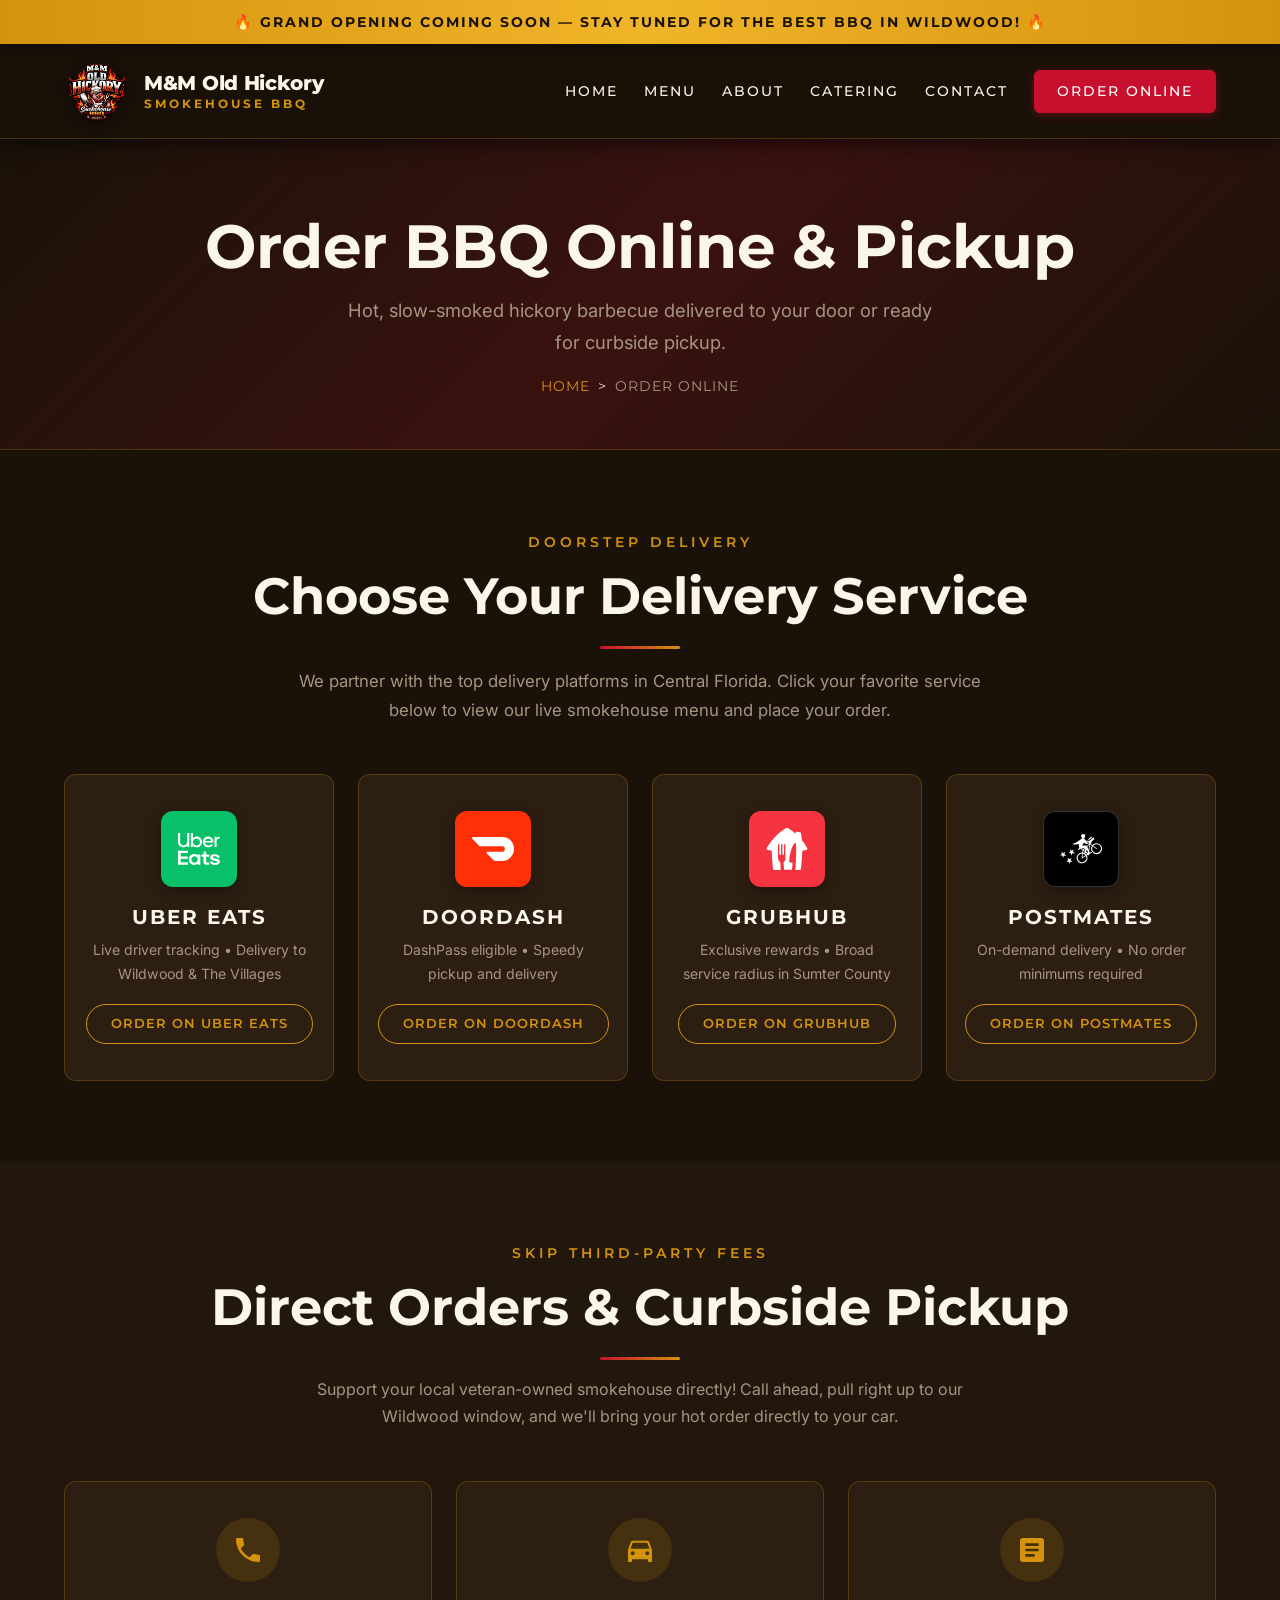
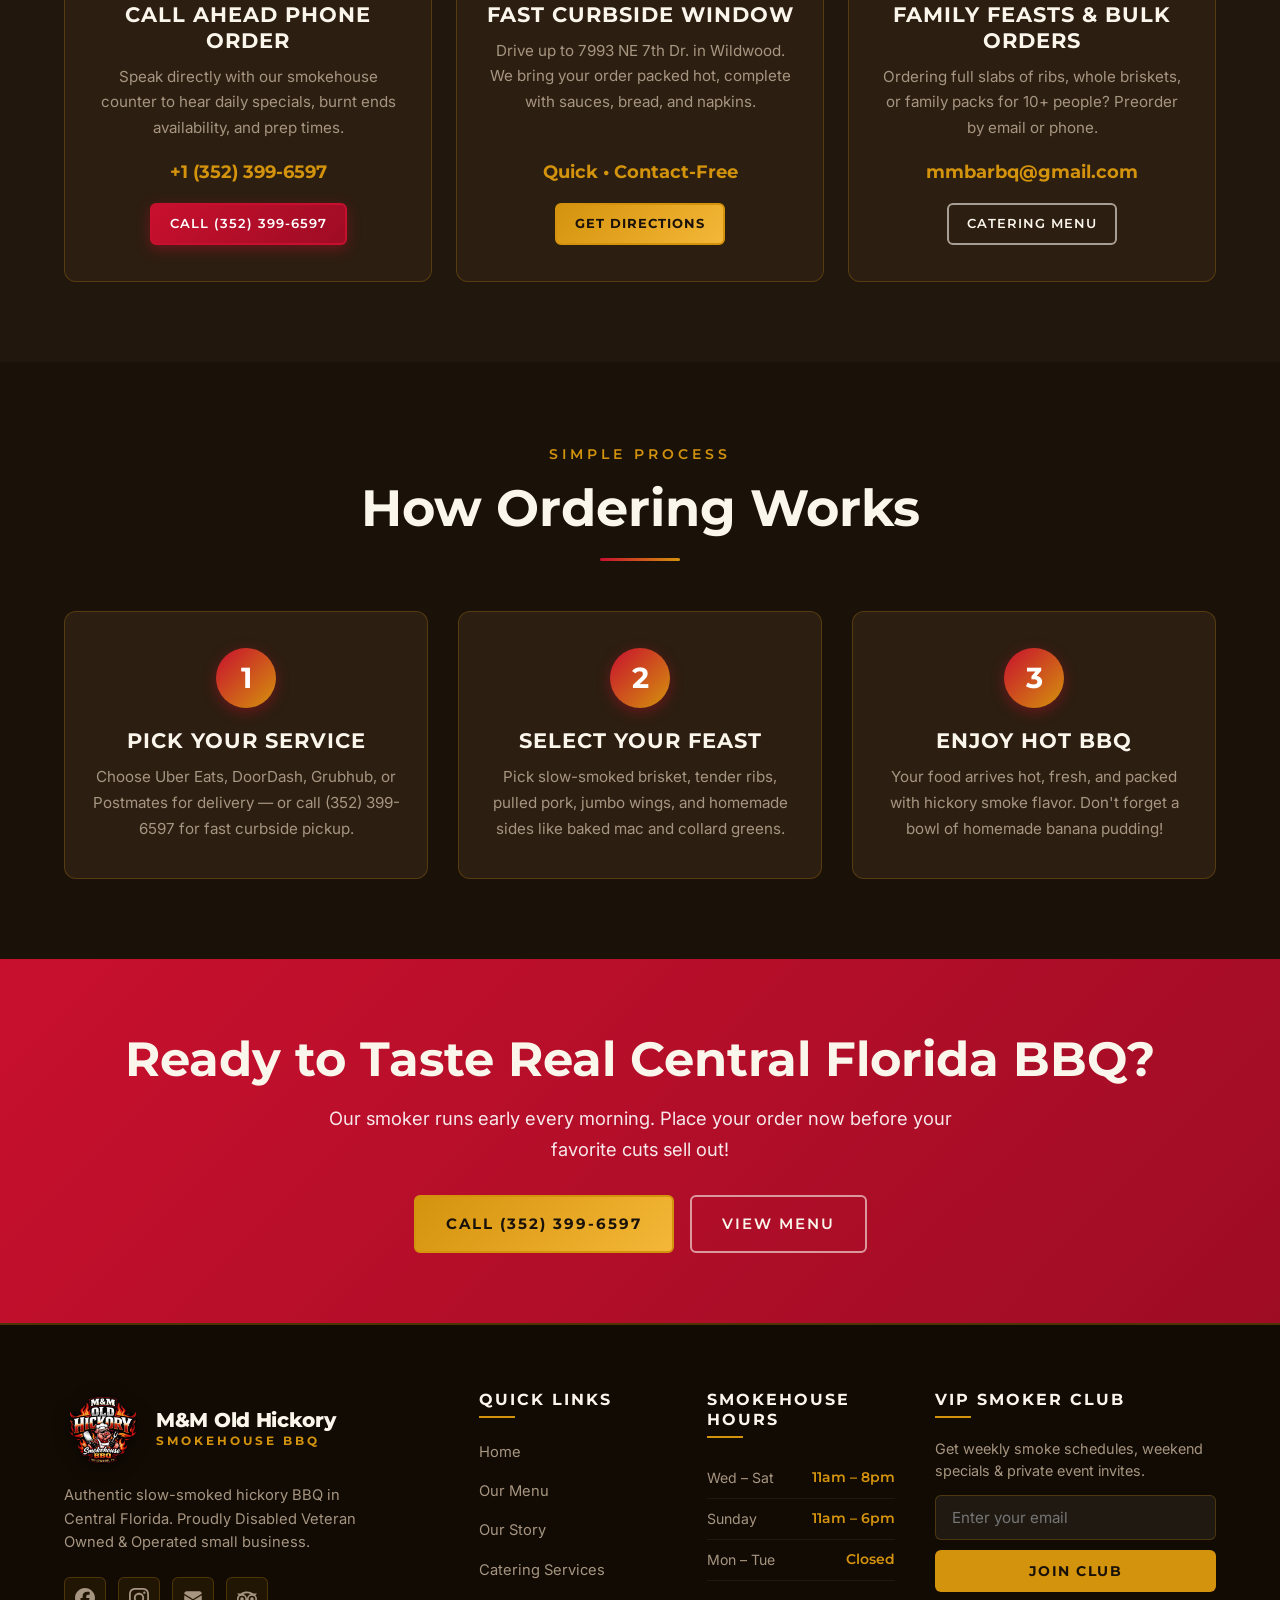
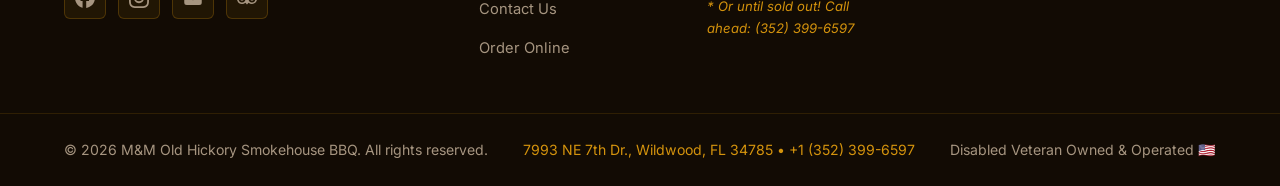
<file: order.html>
<!DOCTYPE html>
<html lang="en">
<head>
    <meta charset="UTF-8">
    <meta name="viewport" content="width=device-width, initial-scale=1.0">
    <title>Order Online &amp; Delivery | M&amp;M Old Hickory Smokehouse BBQ | Wildwood, FL</title>
    <meta name="description" content="Order M&amp;M Old Hickory Smokehouse BBQ online for delivery via Uber Eats, DoorDash, Grubhub, Postmates or call (352) 399-6597 for fast curbside pickup.">
    <link rel="preconnect" href="https://fonts.googleapis.com">
    <link rel="preconnect" href="https://fonts.gstatic.com" crossorigin>
    <link href="https://fonts.googleapis.com/css2?family=Inter:wght@400;500;600;700&family=Montserrat:ital,wght@0,400;0,500;0,600;0,700;0,800;0,900;1,400;1,700&display=swap" rel="stylesheet">
    <link rel="stylesheet" href="css/styles.css">
    <link rel="icon" type="image/png" href="assets/Logo.png">
</head>
<body>

<!-- Opening Soon Banner -->
<div class="open-soon-banner">
    🔥 Grand Opening Coming Soon — Stay Tuned for the Best BBQ in Wildwood! 🔥
</div>

<!-- Preloader -->
<div id="preloader">
    <div class="loader-flame"></div>
</div>

<!-- Header -->
<header class="header">
    <div class="container">
        <a href="index.html" class="logo">
            <div class="logo-icon"><img src="assets/Logo.png" alt="M&amp;M Old Hickory Smokehouse BBQ Logo"></div>
            <div class="logo-text">M&amp;M Old Hickory<span>Smokehouse BBQ</span></div>
        </a>
        <ul class="nav-menu">
            <li><a href="index.html">Home</a></li>
            <li><a href="menu.html">Menu</a></li>
            <li><a href="about.html">About</a></li>
            <li><a href="catering.html">Catering</a></li>
            <li><a href="contact.html">Contact</a></li>
            <li><a href="order.html" class="btn btn-primary nav-cta">Order Online</a></li>
        </ul>
        <button class="menu-toggle" aria-label="Toggle Menu">
            <span></span>
            <span></span>
            <span></span>
        </button>
    </div>
    <div class="nav-overlay"></div>
</header>

<main>
    <!-- PAGE HEADER -->
    <section class="page-header fade-in">
        <div class="container">
            <h1>Order BBQ Online &amp; Pickup</h1>
            <p>Hot, slow-smoked hickory barbecue delivered to your door or ready for curbside pickup.</p>
            <div class="breadcrumb">
                <a href="index.html">Home</a> &gt; <span>Order Online</span>
            </div>
        </div>
    </section>

    <!-- DELIVERY APPS SECTION -->
    <section class="section-padding fade-in">
        <div class="container">
            <div class="section-header text-center">
                <span class="section-subtitle">Doorstep Delivery</span>
                <h2 class="section-title">Choose Your Delivery Service</h2>
                <div class="section-divider"></div>
                <p style="max-width: 700px; margin: 18px auto 0; color: var(--color-text-muted); font-size: 1.05rem;">
                    We partner with the top delivery platforms in Central Florida. Click your favorite service below to view our live smokehouse menu and place your order.
                </p>
            </div>

            <div class="delivery-grid">
                <!-- UBER EATS -->
                <a href="https://www.ubereats.com" target="_blank" rel="noopener" class="delivery-card">
                    <div class="delivery-icon ubereats">
                        <svg viewBox="0 0 24 24" role="img" aria-label="Uber Eats"><path d="M0 2.8645v4.9972c0 1.8834 1.3315 3.1297 3.0835 3.1297a2.9652 2.9652 0 0 0 2.1502-.876v.7425H6.445V2.8645H5.223v4.9339c0 1.2642-.8696 2.1198-1.9954 2.122-1.1386-.0023-1.997-.834-1.997-2.122V2.8645zm7.3625 0v7.9934h1.163v-.7318a2.9915 2.9915 0 0 0 2.1177.876c1.714.048 3.1295-1.3283 3.1295-3.0429s-1.4155-3.091-3.1295-3.0429a2.9674 2.9674 0 0 0-2.107.876V2.8645zm9.8857 2.0561c-1.6752-.0074-3.0369 1.3492-3.0356 3.0245 0 1.7366 1.3732 3.0373 3.1537 3.0373a3.123 3.123 0 0 0 2.5578-1.2438l-.8495-.6177a2.0498 2.0498 0 0 1-1.7083.8585c-.9763.0126-1.8147-.6915-1.971-1.6553h4.818v-.379c0-1.734-1.254-3.0238-2.9638-3.0245zm6.1632.0667a1.5943 1.5943 0 0 0-1.376.7657v-.7186h-1.163v5.8235h1.1741V7.5465c0-.9023.5581-1.4847 1.3268-1.4847h.4949V4.9886c-.1576.0013-.3186-.0009-.4568-.0013zm-6.2034.944a1.844 1.844 0 0 1 1.8337 1.486H15.424a1.844 1.844 0 0 1 1.784-1.486zm-6.6589.0056c1.1223-.0084 2.0365.8992 2.0364 2.0215-.0026 1.1203-.914 2.0258-2.0343 2.021a2.0151 2.0151 0 0 1-1.4159-.5987A2.0152 2.0152 0 0 1 8.55 7.9592a2.0152 2.0152 0 0 1 .5838-1.422 2.0152 2.0152 0 0 1 1.4153-.6003zM0 12.9864v7.9716h5.7222v-1.3666H1.5458v-1.971h4.0647v-1.314H1.5458v-1.9556h4.1764v-1.3644zm14.5608.4097v1.6861h-1.1519v1.338h1.1545v3.143c0 .7927.5712 1.4209 1.6005 1.4209h1.6425L17.8 19.646h-1.1412c-.3482 0-.5714-.1509-.5714-.464v-2.7683H17.8v-1.3316h-1.7062v-1.686zm-5.2974 1.5275c-1.7348-.0103-3.141 1.4035-3.1214 3.1382.0196 1.7346 1.4575 3.1163 3.1915 3.0668a2.9915 2.9915 0 0 0 1.912-.6655v.532h1.5175v-5.9129h-1.509v.5257a3.0047 3.0047 0 0 0-1.9205-.6835c-.0244-.0007-.0492-.0006-.0701-.0008zm11.771.0077c-1.5855 0-2.7002.6437-2.7002 1.8854 0 .8607.6132 1.4213 1.936 1.695l1.4478.3286c.5694.1095.7224.2585.7224.4906 0 .3701-.438.6022-1.1279.6022-.876 0-1.3774-.1907-1.5723-.8477h-1.533c.219 1.2307 1.1563 2.05 3.0484 2.05h.0022c1.752 0 2.7422-.819 2.7422-1.9534 0-.8059-.5847-1.4084-1.8089-1.6668l-1.2943-.2605c-.7511-.1358-.988-.2738-.988-.5454 0-.357.3616-.5757 1.0295-.5757.7227 0 1.2527.1925 1.406.8473h1.5175c-.0854-1.2286-.9899-2.0497-2.8273-2.0497zM9.467 16.1815c1.0092.0096 1.8188.8369 1.8067 1.8461.0014 1.0046-.8198 1.816-1.8243 1.8025-1.0075-.0048-1.8203-.8256-1.8155-1.833.0048-1.0076.8255-1.8204 1.833-1.8156z"/></svg>
                    </div>
                    <h3>Uber Eats</h3>
                    <p>Live driver tracking &bull; Delivery to Wildwood &amp; The Villages</p>
                    <span class="btn delivery-btn">Order on Uber Eats</span>
                </a>

                <!-- DOORDASH -->
                <a href="https://www.doordash.com" target="_blank" rel="noopener" class="delivery-card">
                    <div class="delivery-icon doordash">
                        <svg viewBox="0 0 24 24" role="img" aria-label="DoorDash"><path d="M23.071 8.409a6.09 6.09 0 00-5.396-3.228H.584A.589.589 0 00.17 6.184L3.894 9.93a1.752 1.752 0 001.242.516h12.049a1.554 1.554 0 11.031 3.108H8.91a.589.589 0 00-.415 1.003l3.725 3.747a1.75 1.75 0 001.242.516h3.757c4.887 0 8.584-5.225 5.852-10.413"/></svg>
                    </div>
                    <h3>DoorDash</h3>
                    <p>DashPass eligible &bull; Speedy pickup and delivery</p>
                    <span class="btn delivery-btn">Order on DoorDash</span>
                </a>

                <!-- GRUBHUB -->
                <a href="https://www.grubhub.com" target="_blank" rel="noopener" class="delivery-card">
                    <div class="delivery-icon grubhub">
                        <svg viewBox="0 0 24 24" role="img" aria-label="Grubhub"><path d="M20.6138 7.1997c-.0019-.0024-.0716-.0708-.0867-.2003a37.1998 37.1998 0 0 0-.5677-4.0793.6637.6637 0 0 0-.575-.516l-1.9612-.2364c0 .0002-.0213-.0027-.0516 0a.4129.4129 0 0 0-.4129.4128v.6792c.0071.0337-.0345.0156-.0412.0186A27.5178 27.5178 0 0 0 12.9723.2931c-.366-.245-.7355-.293-.9692-.293-.5918-.0016-.9527.293-.9693.293C4.277 4.4686.559 11.243.4155 11.6146c-.1799.3807.0325.8309.4407.9341l1.9457.3747a.6668.6668 0 0 1 .4862.5688c.0155.3437.384 8.0161.8454 10.0062.0076.0609.1743.4985.6482.4986h.0145c1.1318-.0299 2.2639-.0485 3.396-.063a.2198.2198 0 0 0 .2178-.2188c0-.1794-.0283-.0597-.2312-3.9565a.4129.4129 0 0 0-.2024-.323 2.0985 2.0985 0 0 1-1.0208-1.695c-.2262-5.8941.0116-8.2329-.0072-8.2329.0112-.528.8097-.5116.7824.0465-.11 1.8084-.0902 3.6209-.0702 5.4315.0106.6197.9396.6032.929-.0165-.0351-1.9045-.0248-3.8347.0733-5.4615.0065-.5085.7941-.529.7824.0465-.1067 1.7985-.0933 3.601-.0702 5.4016.0097.6192.9387.6048.929-.0145.011.011-.0846-2.8339.0733-5.4346.0112-.528.7824-.5194.7824.0464-.1515 2.6902-.0805 5.386 0 8.0771a2.0975 2.0975 0 0 1-.9104 1.731.4046.4046 0 0 0-.1734.3045s-.0475.4036.13 2.3576c.0542.5713.116 1.1418.1766 1.7125a.2064.2064 0 0 0 .2064.1796 468.6068 468.6068 0 0 1 4.0556.0093.2064.2064 0 0 0 .2064-.1817c.256-2.3421.3159-3.6582.3159-3.6582a.2323.2323 0 0 0-.2065-.225l-1.3419-.1848c.0058.0119-.4402-.0659-.4005-.5347.5357-7.8107 3.109-10.4398 3.109-10.4398a.8257.8257 0 0 1 .125-.1032c.2186-.1583.528-.0676.6265.1837a.8132.8132 0 0 1 .033.188c.222 2.4535.1136 6.6298-.0237 9.8875-.1167 2.7653-.258 4.936-.258 4.936 0 .089.072.161.161.161.7425.0117 1.485.0293 2.2275.0465a.671.671 0 0 0 .6482-.4986c.4614-1.99.8258-9.6625.8454-10.0062a.6647.6647 0 0 1 .4862-.5688l1.9457-.3747c.4082-.1032.6206-.5534.4407-.9341-.0355-.0956-.918-1.8515-2.9707-4.418z"/></svg>
                    </div>
                    <h3>Grubhub</h3>
                    <p>Exclusive rewards &bull; Broad service radius in Sumter County</p>
                    <span class="btn delivery-btn">Order on Grubhub</span>
                </a>

                <!-- POSTMATES -->
                <a href="https://postmates.com" target="_blank" rel="noopener" class="delivery-card">
                    <div class="delivery-icon postmates">
                        <svg viewBox="0 0 24 24" role="img" aria-label="Postmates"><path d="M2.545 14.954l.44-1.284-1.138.692-1.08-.88.342 1.35-1.109.74 1.35.143.396 1.338.492-1.263 1.352.087zm5.308-2.61l-1.14.692-1.08-.88.342 1.349-1.108.74 1.35.144.396 1.336.493-1.261 1.352.087-1.046-.924zm-1.328 4.864l-1.139.692-1.08-.881.342 1.35-1.108.74 1.35.144.396 1.338.492-1.263 1.353.087-1.046-.924zM15.95 6.744l.72.041a.123.122 0 0 0 .092-.032l1.78-1.67a.032.032 0 0 0-.02-.056l-.7-.04a.189.189 0 0 0-.14.05l-1.754 1.646a.035.035 0 0 0 .022.06zm7.55 3.377a3.1 3.098 0 0 0-4.976-.342l-1.108-.83c.277-.113.857-.368.896-.525.022-.093-.273-.158-.727-.187l2.079-1.896a.047.047 0 0 0 .009-.053l-.529-.996a.04.04 0 0 0-.063-.01l-2.163 1.97c-.646 0-1.796.085-2.127-.123-.528-.333-.59-.822-.785-.997-.195-.176-.415-.197-.462-.346a.015.015 0 0 1 .011-.019c.102-.026.67-.186.8-.58.129-.396-.135-.932-.18-1.016a.018.018 0 0 1 0-.02l.604-.527a.018.018 0 0 0-.013-.03l-.886.108a.015.015 0 0 1-.015 0c-.047-.062-.4-.484-1.121-.189-.842.34-.687 1.068-.687 1.068.112.753.374.902.8 1.148.012 0 .017.02 0 .027-.274.228-3.035 2.494-5.585 3.378a.05.05 0 0 0 0 .093c.738.32 2.952.147 3.606-.232a.016.016 0 0 1 .025.018c-.072.273-.458 1.873.147 2.37l.034.026-.82.578a.21.21 0 0 0 .147.38l.422-.047a1.216 1.216 0 0 0 .725-.34l.148-.14 1.193.886-.158 1.261a3.1 3.098 0 1 0 2.56 1.623l.305-.195a.748.748 0 0 0 1.218-.756l1.262-.37a.205.205 0 0 0 .147-.24l-.008-.041a.207.207 0 0 0-.203-.164h-1.071a.018.018 0 0 1-.015-.01l-.322-.727.64-3.762 1.034.767a3.1 3.098 0 1 0 5.224 0zm-8.594-2.228l1.46-.025.192.361c-.338.012-.69.039-1.033.082-.247.03-.545-.287-.634-.387a.02.02 0 0 1 .015-.03zm-2.214 2.185c.122-.204.831-1.384.92-1.787a.018.018 0 0 1 .03-.007c.471.55 1.468.866 1.545.885a.009.009 0 0 0 .008 0l1.28-.394.287.213-1.34 1.229a.918.918 0 0 0-.52-.228c-.77-.098-1.975.076-2.194.11a.016.016 0 0 1-.006-.021zm3.31 4.029a.76.76 0 0 0-.249.074l-.915-.7a.015.015 0 0 1 0-.019l.458-.948a.016.016 0 0 1 .03 0l.752 1.18zm-1.942-1.025l-.626-.468 1.2-1.1zm0-1.623l-.974.894-.977-.727a11.265 11.258 0 0 0 1.97-.16zm-.778 1.553l.643.478-.077.211a.286.286 0 0 0 .172.369l1.34.488.04.03a.753.752 0 0 0-.019.473l-.295.192a3.09 3.088 0 0 0-1.919-1.217zm-.208 1.661a2.46 2.458 0 0 1 1.465.925l-1.717 1.092zm.822 4.48a2.46 2.46 0 1 1-1.235-4.53l-.309 2.456a.214.214 0 0 0 .096.203.207.207 0 0 0 .223 0l2.089-1.328a2.462 2.46 0 0 1-.866 3.198zm1.83-8.045a.01.01 0 0 1 0-.01 1.329 1.328 0 0 0-.063-.518l1.133-1.033-.49 2.875zm6.486 2.751a2.46 2.458 0 0 1-3.418-3.362l1.95 1.452a.207.207 0 0 0 .237.008.196.196 0 0 0 .054-.05.208.208 0 0 0-.043-.295l-1.953-1.45a2.385 2.384 0 0 1 .526-.443 2.46 2.46 0 1 1 2.644 4.147Z"/></svg>
                    </div>
                    <h3>Postmates</h3>
                    <p>On-demand delivery &bull; No order minimums required</p>
                    <span class="btn delivery-btn">Order on Postmates</span>
                </a>
            </div>
        </div>
    </section>

    <!-- DIRECT PICKUP & CALL OPTIONS -->
    <section class="section-padding fade-in" style="background-color: var(--color-bg-section);">
        <div class="container">
            <div class="section-header text-center">
                <span class="section-subtitle">Skip Third-Party Fees</span>
                <h2 class="section-title">Direct Orders &amp; Curbside Pickup</h2>
                <div class="section-divider"></div>
                <p style="max-width: 650px; margin: 16px auto 0; color: var(--color-text-muted);">
                    Support your local veteran-owned smokehouse directly! Call ahead, pull right up to our Wildwood window, and we'll bring your hot order directly to your car.
                </p>
            </div>

            <div class="options-grid">
                <!-- Phone Order -->
                <div class="option-card">
                    <div class="option-icon">
                        <svg viewBox="0 0 24 24"><path d="M6.62 10.79c1.44 2.83 3.76 5.14 6.59 6.59l2.2-2.2c.27-.27.67-.36 1.02-.24 1.12.37 2.33.57 3.57.57.55 0 1 .45 1 1V20c0 .55-.45 1-1 1-9.39 0-17-7.61-17-17 0-.55.45-1 1-1h3.5c.55 0 1 .45 1 1 0 1.25.2 2.45.57 3.57.11.35.03.74-.25 1.02l-2.2 2.2z"/></svg>
                    </div>
                    <h3>Call Ahead Phone Order</h3>
                    <p>Speak directly with our smokehouse counter to hear daily specials, burnt ends availability, and prep times.</p>
                    <span class="text-accent">+1 (352) 399-6597</span>
                    <a href="tel:+13523996597" class="btn btn-sm btn-primary">Call (352) 399-6597</a>
                </div>

                <!-- Curbside Pickup -->
                <div class="option-card">
                    <div class="option-icon">
                        <svg viewBox="0 0 24 24"><path d="M18.92 6.01C18.72 5.42 18.16 5 17.5 5h-11c-.66 0-1.21.42-1.42 1.01L3 12v8c0 .55.45 1 1 1h1c.55 0 1-.45 1-1v-1h12v1c0 .55.45 1 1 1h1c.55 0 1-.45 1-1v-8l-2.08-5.99zM6.5 16c-.83 0-1.5-.67-1.5-1.5S5.67 13 6.5 13s1.5.67 1.5 1.5S7.33 16 6.5 16zm11 0c-.83 0-1.5-.67-1.5-1.5s.67-1.5 1.5-1.5 1.5.67 1.5 1.5-.67 1.5-1.5 1.5zM5 11l1.5-4.5h11L19 11H5z"/></svg>
                    </div>
                    <h3>Fast Curbside Window</h3>
                    <p>Drive up to 7993 NE 7th Dr. in Wildwood. We bring your order packed hot, complete with sauces, bread, and napkins.</p>
                    <span class="text-accent">Quick &bull; Contact-Free</span>
                    <a href="contact.html" class="btn btn-sm btn-accent">Get Directions</a>
                </div>

                <!-- Catering & Bulk Preorders -->
                <div class="option-card">
                    <div class="option-icon">
                        <svg viewBox="0 0 24 24"><path d="M19 3H5c-1.1 0-2 .9-2 2v14c0 1.1.9 2 2 2h14c1.1 0 2-.9 2-2V5c0-1.1-.9-2-2-2zm-5 14H7v-2h7v2zm3-4H7v-2h10v2zm0-4H7V7h10v2z"/></svg>
                    </div>
                    <h3>Family Feasts &amp; Bulk Orders</h3>
                    <p>Ordering full slabs of ribs, whole briskets, or family packs for 10+ people? Preorder by email or phone.</p>
                    <span class="text-accent">mmbarbq@gmail.com</span>
                    <a href="catering.html" class="btn btn-sm btn-outline">Catering Menu</a>
                </div>
            </div>
        </div>
    </section>

    <!-- HOW IT WORKS -->
    <section class="section-padding fade-in">
        <div class="container">
            <div class="section-header text-center">
                <span class="section-subtitle">Simple Process</span>
                <h2 class="section-title">How Ordering Works</h2>
                <div class="section-divider"></div>
            </div>

            <div class="steps-grid">
                <div class="step-item">
                    <div class="step-number">1</div>
                    <h3>Pick Your Service</h3>
                    <p>Choose Uber Eats, DoorDash, Grubhub, or Postmates for delivery &mdash; or call (352) 399-6597 for fast curbside pickup.</p>
                </div>

                <div class="step-item">
                    <div class="step-number">2</div>
                    <h3>Select Your Feast</h3>
                    <p>Pick slow-smoked brisket, tender ribs, pulled pork, jumbo wings, and homemade sides like baked mac and collard greens.</p>
                </div>

                <div class="step-item">
                    <div class="step-number">3</div>
                    <h3>Enjoy Hot BBQ</h3>
                    <p>Your food arrives hot, fresh, and packed with hickory smoke flavor. Don't forget a bowl of homemade banana pudding!</p>
                </div>
            </div>
        </div>
    </section>

    <!-- CALL TO ACTION BANNER -->
    <section class="cta-banner fade-in">
        <div class="container">
            <h2>Ready to Taste Real Central Florida BBQ?</h2>
            <p>Our smoker runs early every morning. Place your order now before your favorite cuts sell out!</p>
            <div style="display: flex; gap: 16px; justify-content: center; flex-wrap: wrap;">
                <a href="tel:+13523996597" class="btn btn-accent">Call (352) 399-6597</a>
                <a href="menu.html" class="btn btn-outline">View Menu</a>
            </div>
        </div>
    </section>
</main>

<!-- FOOTER -->
<footer class="footer">
    <div class="footer-main">
        <div class="container">
            <div class="footer-grid">
                <!-- Col 1: Brand -->
                <div class="footer-brand">
                    <a href="index.html" class="logo">
                        <div class="logo-icon"><img src="assets/Logo.png" alt="M&amp;M Old Hickory Smokehouse BBQ Logo"></div>
                        <div class="logo-text">M&amp;M Old Hickory<span>Smokehouse BBQ</span></div>
                    </a>
                    <p>
                        Authentic slow-smoked hickory BBQ in Central Florida. Proudly Disabled Veteran Owned &amp; Operated small business.
                    </p>
                    <div class="social-links">
                        <a href="https://www.facebook.com/MMOldHickorySmokehouse/" target="_blank" rel="noopener" class="social-link" aria-label="Facebook">
                            <svg viewBox="0 0 24 24" role="img" aria-label="Facebook"><path d="M9.101 23.691v-7.98H6.627v-3.667h2.474v-1.58c0-4.085 1.848-5.978 5.858-5.978.401 0 .955.042 1.468.103a8.68 8.68 0 0 1 1.141.195v3.325a8.623 8.623 0 0 0-.653-.036 26.805 26.805 0 0 0-.733-.009c-.707 0-1.259.096-1.675.309a1.686 1.686 0 0 0-.679.622c-.258.42-.374.995-.374 1.752v1.297h3.919l-.386 2.103-.287 1.564h-3.246v8.245C19.396 23.238 24 18.179 24 12.044c0-6.627-5.373-12-12-12s-12 5.373-12 12c0 5.628 3.874 10.35 9.101 11.647Z"/></svg>
                        </a>
                        <a href="https://www.instagram.com/mmbarbq/" target="_blank" rel="noopener" class="social-link" aria-label="Instagram">
                            <svg viewBox="0 0 24 24" role="img" aria-label="Instagram"><path d="M7.0301.084c-1.2768.0602-2.1487.264-2.911.5634-.7888.3075-1.4575.72-2.1228 1.3877-.6652.6677-1.075 1.3368-1.3802 2.127-.2954.7638-.4956 1.6365-.552 2.914-.0564 1.2775-.0689 1.6882-.0626 4.947.0062 3.2586.0206 3.6671.0825 4.9473.061 1.2765.264 2.1482.5635 2.9107.308.7889.72 1.4573 1.388 2.1228.6679.6655 1.3365 1.0743 2.1285 1.38.7632.295 1.6361.4961 2.9134.552 1.2773.056 1.6884.069 4.9462.0627 3.2578-.0062 3.668-.0207 4.9478-.0814 1.28-.0607 2.147-.2652 2.9098-.5633.7889-.3086 1.4578-.72 2.1228-1.3881.665-.6682 1.0745-1.3378 1.3795-2.1284.2957-.7632.4966-1.636.552-2.9124.056-1.2809.0692-1.6898.063-4.948-.0063-3.2583-.021-3.6668-.0817-4.9465-.0607-1.2797-.264-2.1487-.5633-2.9117-.3084-.7889-.72-1.4568-1.3876-2.1228C21.2982 1.33 20.628.9208 19.8378.6165 19.074.321 18.2017.1197 16.9244.0645 15.6471.0093 15.236-.005 11.977.0014 8.718.0076 8.31.0215 7.0301.0839m.1402 21.6932c-1.17-.0509-1.8053-.2453-2.2287-.408-.5606-.216-.96-.4771-1.3819-.895-.422-.4178-.6811-.8186-.9-1.378-.1644-.4234-.3624-1.058-.4171-2.228-.0595-1.2645-.072-1.6442-.079-4.848-.007-3.2037.0053-3.583.0607-4.848.05-1.169.2456-1.805.408-2.2282.216-.5613.4762-.96.895-1.3816.4188-.4217.8184-.6814 1.3783-.9003.423-.1651 1.0575-.3614 2.227-.4171 1.2655-.06 1.6447-.072 4.848-.079 3.2033-.007 3.5835.005 4.8495.0608 1.169.0508 1.8053.2445 2.228.408.5608.216.96.4754 1.3816.895.4217.4194.6816.8176.9005 1.3787.1653.4217.3617 1.056.4169 2.2263.0602 1.2655.0739 1.645.0796 4.848.0058 3.203-.0055 3.5834-.061 4.848-.051 1.17-.245 1.8055-.408 2.2294-.216.5604-.4763.96-.8954 1.3814-.419.4215-.8181.6811-1.3783.9-.4224.1649-1.0577.3617-2.2262.4174-1.2656.0595-1.6448.072-4.8493.079-3.2045.007-3.5825-.006-4.848-.0608M16.953 5.5864A1.44 1.44 0 1 0 18.39 4.144a1.44 1.44 0 0 0-1.437 1.4424M5.8385 12.012c.0067 3.4032 2.7706 6.1557 6.173 6.1493 3.4026-.0065 6.157-2.7701 6.1506-6.1733-.0065-3.4032-2.771-6.1565-6.174-6.1498-3.403.0067-6.156 2.771-6.1496 6.1738M8 12.0077a4 4 0 1 1 4.008 3.9921A3.9996 3.9996 0 0 1 8 12.0077"/></svg>
                        </a>
                        <a href="mailto:mmbarbq@gmail.com" class="social-link" aria-label="Email">
                            <svg viewBox="0 0 24 24" role="img" aria-label="Email"><path d="M1.5 8.67v8.58a3 3 0 0 0 3 3h15a3 3 0 0 0 3-3V8.67l-8.928 5.493a3 3 0 0 1-3.144 0L1.5 8.67Z"/><path d="M22.5 6.908V6.75a3 3 0 0 0-3-3h-15a3 3 0 0 0-3 3v.158l9.714 5.978a1.5 1.5 0 0 0 1.572 0L22.5 6.908Z"/></svg>
                        </a>
                        <a href="https://www.tripadvisor.com/Restaurant_Review-g34739-d10375143-Reviews-M_M_Old_Hickory_Smokehouse_BBQ-Wildwood_Florida.html" target="_blank" rel="noopener" class="social-link" aria-label="TripAdvisor">
                            <svg viewBox="0 0 24 24" role="img" aria-label="TripAdvisor"><path d="M12.006 4.295c-2.67 0-5.338.784-7.645 2.353H0l1.963 2.135a5.997 5.997 0 0 0 4.04 10.43 5.976 5.976 0 0 0 4.075-1.6L12 19.705l1.922-2.09a5.972 5.972 0 0 0 4.072 1.598 6 6 0 0 0 6-5.998 5.982 5.982 0 0 0-1.957-4.432L24 6.648h-4.35a13.573 13.573 0 0 0-7.644-2.353zM12 6.255c1.531 0 3.063.303 4.504.903C13.943 8.138 12 10.43 12 13.1c0-2.671-1.942-4.962-4.504-5.942A11.72 11.72 0 0 1 12 6.256zM6.002 9.157a4.059 4.059 0 1 1 0 8.118 4.059 4.059 0 0 1 0-8.118zm11.992.002a4.057 4.057 0 1 1 .003 8.115 4.057 4.057 0 0 1-.003-8.115zm-11.992 1.93a2.128 2.128 0 0 0 0 4.256 2.128 2.128 0 0 0 0-4.256zm11.992 0a2.128 2.128 0 0 0 0 4.256 2.128 2.128 0 0 0 0-4.256z"/></svg>
                        </a>
                    </div>
                </div>

                <!-- Col 2: Quick Links -->
                <div>
                    <h4 class="footer-heading">Quick Links</h4>
                    <ul class="footer-links">
                        <li><a href="index.html">Home</a></li>
                        <li><a href="menu.html">Our Menu</a></li>
                        <li><a href="about.html">Our Story</a></li>
                        <li><a href="catering.html">Catering Services</a></li>
                        <li><a href="contact.html">Contact Us</a></li>
                        <li><a href="order.html">Order Online</a></li>
                    </ul>
                </div>

                <!-- Col 3: Hours -->
                <div>
                    <h4 class="footer-heading">Smokehouse Hours</h4>
                    <ul class="footer-hours-list">
                        <li><span>Wed – Sat</span><span>11am – 8pm</span></li>
                        <li><span>Sunday</span><span>11am – 6pm</span></li>
                        <li><span>Mon – Tue</span><span>Closed</span></li>
                    </ul>
                    <p style="margin-top: 14px; font-size: 0.82rem; color: var(--color-accent); font-style: italic;">
                        * Or until sold out! Call ahead: (352) 399-6597
                    </p>
                </div>

                <!-- Col 4: Newsletter -->
                <div>
                    <h4 class="footer-heading">VIP Smoker Club</h4>
                    <p style="color: var(--color-text-muted); font-size: 0.9rem; line-height: 1.5;">
                        Get weekly smoke schedules, weekend specials &amp; private event invites.
                    </p>
                    <form class="newsletter-form">
                        <input type="email" placeholder="Enter your email" required aria-label="Email address">
                        <button type="submit">Join Club</button>
                    </form>
                </div>
            </div>
        </div>
    </div>

    <!-- Footer Bottom -->
    <div class="footer-bottom">
        <div class="container">
            <p>&copy; 2026 M&amp;M Old Hickory Smokehouse BBQ. All rights reserved.</p>
            <p style="color: var(--color-accent);">7993 NE 7th Dr., Wildwood, FL 34785 &bull; +1 (352) 399-6597</p>
            <p>Disabled Veteran Owned &amp; Operated 🇺🇸</p>
        </div>
    </div>
</footer>

<!-- Back to Top Button -->
<button class="back-to-top" aria-label="Back to top">
    <svg viewBox="0 0 24 24"><path d="M12 4l-8 8h5v8h6v-8h5z"/></svg>
</button>

<script src="js/main.js"></script>
</body>
</html>
</file>
<file: css/styles.css>
/* ============================================
   M&M Old Hickory Smokehouse BBQ
   Main Stylesheet - Fixed & Optimized
   ============================================ */

/* ---------- CSS Variables ---------- */
:root {
  --color-bg-dark: #1a1209;
  --color-bg-section: #22170d;
  --color-bg-card: #2c1e11;
  --color-bg-card-hover: #382616;
  --color-primary: #c8102e;
  --color-primary-dark: #9e0c24;
  --color-accent: #d4930d;
  --color-accent-light: #f5b738;
  --color-cream: #fbf6ec;
  --color-text: #e8ded1;
  --color-text-muted: #a69580;
  --color-text-dark: #1a1209;
  --color-border: rgba(212, 147, 13, 0.25);
  --color-border-glow: rgba(212, 147, 13, 0.5);
  --color-overlay: rgba(26, 18, 9, 0.88);
  --font-heading: 'Montserrat', -apple-system, BlinkMacSystemFont, 'Segoe UI', Roboto, sans-serif;
  --font-body: 'Inter', -apple-system, BlinkMacSystemFont, 'Segoe UI', Roboto, sans-serif;
  --font-accent: 'Montserrat', -apple-system, BlinkMacSystemFont, 'Segoe UI', Roboto, sans-serif;
  --shadow-sm: 0 2px 8px rgba(0,0,0,0.35);
  --shadow-md: 0 4px 18px rgba(0,0,0,0.45);
  --shadow-lg: 0 8px 32px rgba(0,0,0,0.65);
  --radius-sm: 6px;
  --radius-md: 12px;
  --radius-lg: 20px;
  --transition: 0.3s ease;
  --max-width: 1200px;
}

/* ---------- Reset & Base ---------- */
*, *::before, *::after {
  box-sizing: border-box;
  margin: 0;
  padding: 0;
}

html {
  scroll-behavior: smooth;
  font-size: 16px;
}

body {
  font-family: var(--font-body);
  background-color: var(--color-bg-dark);
  color: var(--color-text);
  line-height: 1.7;
  overflow-x: hidden;
}

a {
  color: var(--color-accent);
  text-decoration: none;
  transition: all var(--transition);
}
a:hover {
  color: var(--color-accent-light);
}

img {
  max-width: 100%;
  height: auto;
  display: block;
}

h1, h2, h3, h4, h5, h6 {
  font-family: var(--font-heading);
  color: var(--color-cream);
  line-height: 1.25;
  font-weight: 700;
}

.container {
  max-width: var(--max-width);
  margin: 0 auto;
  padding: 0 24px;
  width: 100%;
}

.section-padding {
  padding: 80px 0;
}

/* ---------- Utility Classes ---------- */
.text-center { text-align: center; }
.text-left { text-align: left; }
.text-right { text-align: right; }
.text-accent { color: var(--color-accent); }
.text-primary { color: var(--color-primary); }
.text-muted { color: var(--color-text-muted); }
.uppercase { text-transform: uppercase; }
.mt-2 { margin-top: 0.5rem; }
.mt-4 { margin-top: 1.5rem; }
.mb-2 { margin-bottom: 0.5rem; }
.mb-4 { margin-bottom: 1.5rem; }

/* ---------- Section Titles ---------- */
.section-header {
  margin-bottom: 50px;
}

.section-title {
  font-size: clamp(2.2rem, 5vw, 3.2rem);
  color: var(--color-cream);
  position: relative;
  display: inline-block;
  font-family: var(--font-heading);
}

.section-subtitle {
  font-family: var(--font-accent);
  text-transform: uppercase;
  letter-spacing: 4px;
  font-size: 0.9rem;
  color: var(--color-accent);
  margin-bottom: 10px;
  display: block;
  font-weight: 600;
}

.section-divider {
  width: 80px;
  height: 3px;
  background: linear-gradient(90deg, var(--color-primary), var(--color-accent));
  margin: 18px auto 0;
  border-radius: 2px;
}

.section-header.text-left .section-divider {
  margin: 18px 0 0 0;
}

/* ---------- Buttons ---------- */
.btn {
  display: inline-flex;
  align-items: center;
  justify-content: center;
  gap: 8px;
  padding: 14px 30px;
  border-radius: var(--radius-sm);
  font-family: var(--font-accent);
  font-size: 0.95rem;
  font-weight: 600;
  text-transform: uppercase;
  letter-spacing: 2px;
  cursor: pointer;
  transition: all var(--transition);
  border: 2px solid transparent;
  text-decoration: none;
  white-space: nowrap;
}

.btn-primary {
  background: linear-gradient(135deg, var(--color-primary), var(--color-primary-dark));
  color: #fff;
  border-color: var(--color-primary);
  box-shadow: 0 4px 14px rgba(200, 16, 46, 0.4);
}
.btn-primary:hover {
  background: transparent;
  color: var(--color-primary);
  border-color: var(--color-primary);
  transform: translateY(-2px);
  box-shadow: 0 6px 20px rgba(200, 16, 46, 0.6);
}

.btn-accent {
  background: linear-gradient(135deg, var(--color-accent), var(--color-accent-light));
  color: var(--color-text-dark);
  border-color: var(--color-accent);
  font-weight: 700;
}
.btn-accent:hover {
  background: transparent;
  color: var(--color-accent);
  border-color: var(--color-accent);
  transform: translateY(-2px);
  box-shadow: 0 6px 20px rgba(212, 147, 13, 0.4);
}

.btn-outline {
  background: transparent;
  color: var(--color-cream);
  border-color: rgba(251, 246, 236, 0.6);
}
.btn-outline:hover {
  background: var(--color-cream);
  color: var(--color-text-dark);
  border-color: var(--color-cream);
  transform: translateY(-2px);
}

.btn-sm {
  padding: 8px 18px;
  font-size: 0.8rem;
  letter-spacing: 1px;
}

/* ---------- Preloader ---------- */
#preloader {
  position: fixed;
  top: 0; left: 0;
  width: 100%; height: 100%;
  background: var(--color-bg-dark);
  display: flex;
  align-items: center;
  justify-content: center;
  z-index: 10000;
  transition: opacity 0.5s ease;
}
#preloader.loaded {
  opacity: 0;
  pointer-events: none;
}
.loader-flame {
  width: 60px; height: 60px;
  border: 4px solid rgba(212, 147, 13, 0.2);
  border-top-color: var(--color-accent);
  border-right-color: var(--color-primary);
  border-radius: 50%;
  animation: spin 0.9s linear infinite;
}
@keyframes spin {
  to { transform: rotate(360deg); }
}

/* ---------- Top Opening Soon Banner ---------- */
.open-soon-banner {
  background: linear-gradient(90deg, #d4930d, #f0b429, #d4930d);
  color: #1a1209;
  text-align: center;
  padding: 10px 16px;
  font-family: var(--font-accent);
  font-size: 0.9rem;
  font-weight: 700;
  text-transform: uppercase;
  letter-spacing: 2px;
  width: 100%;
  position: relative;
  z-index: 1002;
  box-shadow: 0 2px 10px rgba(0,0,0,0.4);
}

/* ---------- Header / Sticky Navbar ---------- */
.header {
  position: sticky;
  top: 0;
  left: 0;
  width: 100%;
  z-index: 1000;
  padding: 14px 0;
  background: rgba(26, 18, 9, 0.98);
  backdrop-filter: blur(12px);
  -webkit-backdrop-filter: blur(12px);
  border-bottom: 1px solid rgba(212, 147, 13, 0.25);
  box-shadow: 0 4px 20px rgba(0,0,0,0.6);
  transition: all var(--transition);
}

.header .container {
  display: flex;
  align-items: center;
  justify-content: space-between;
}

/* Logo */
.logo {
  display: inline-flex;
  align-items: center;
  gap: 14px;
  text-decoration: none;
}

.logo-icon {
  width: 66px;
  height: 66px;
  display: flex;
  align-items: center;
  justify-content: center;
  flex-shrink: 0;
  transition: transform var(--transition);
}

.logo:hover .logo-icon {
  transform: scale(1.06);
}

.logo-icon img {
  width: 100%;
  height: 100%;
  object-fit: contain;
  filter: drop-shadow(0 3px 8px rgba(0, 0, 0, 0.5));
}

.footer-brand .logo-icon {
  width: 78px;
  height: 78px;
}

.logo-text {
  font-family: var(--font-heading);
  color: var(--color-cream);
  font-size: 1.25rem;
  font-weight: 800;
  line-height: 1.15;
  letter-spacing: -0.3px;
}
.logo-text span {
  display: block;
  font-size: 0.72rem;
  color: var(--color-accent);
  font-family: var(--font-accent);
  letter-spacing: 3px;
  text-transform: uppercase;
  font-weight: 700;
  margin-top: 3px;
}

/* Nav Menu */
.nav-menu {
  display: flex;
  align-items: center;
  gap: 26px;
  list-style: none;
  margin: 0;
  padding: 0;
}

.nav-menu li {
  list-style: none;
  margin: 0;
  padding: 0;
}

.nav-menu a {
  color: var(--color-cream);
  font-family: var(--font-accent);
  font-size: 0.88rem;
  text-transform: uppercase;
  letter-spacing: 2px;
  position: relative;
  padding: 6px 0;
  display: inline-block;
  font-weight: 500;
}
.nav-menu a::after {
  content: '';
  position: absolute;
  bottom: 0; left: 0;
  width: 0; height: 2px;
  background: var(--color-accent);
  transition: width var(--transition);
}
.nav-menu a:hover::after,
.nav-menu a.active::after { width: 100%; }
.nav-menu a:hover,
.nav-menu a.active { color: var(--color-accent); }

.nav-menu .nav-cta {
  background: var(--color-primary) !important;
  color: #fff !important;
  padding: 9px 22px !important;
  border-radius: var(--radius-sm) !important;
  border: 1px solid var(--color-primary) !important;
  box-shadow: 0 2px 10px rgba(200, 16, 46, 0.4);
}
.nav-menu .nav-cta::after { display: none !important; }
.nav-menu .nav-cta:hover {
  background: var(--color-primary-dark) !important;
  color: #fff !important;
  transform: translateY(-2px);
  box-shadow: 0 4px 14px rgba(200, 16, 46, 0.6);
}

/* Mobile Toggle */
.menu-toggle {
  display: none;
  flex-direction: column;
  gap: 5px;
  cursor: pointer;
  background: none;
  border: none;
  padding: 8px;
  z-index: 1001;
}
.menu-toggle span {
  display: block;
  width: 28px;
  height: 2px;
  background: var(--color-cream);
  transition: all var(--transition);
}
.menu-toggle.active span:nth-child(1) { transform: rotate(45deg) translate(5px, 5px); }
.menu-toggle.active span:nth-child(2) { opacity: 0; }
.menu-toggle.active span:nth-child(3) { transform: rotate(-45deg) translate(5px, -5px); }

.nav-overlay {
  position: fixed;
  top: 0; left: 0;
  width: 100%; height: 100%;
  background: rgba(0,0,0,0.6);
  z-index: 999;
  opacity: 0;
  pointer-events: none;
  transition: opacity var(--transition);
}
.nav-overlay.active {
  opacity: 1;
  pointer-events: all;
}

/* ---------- Hero Section (Home Page) ---------- */
.hero {
  position: relative;
  min-height: 88vh;
  display: flex;
  align-items: center;
  justify-content: center;
  text-align: center;
  overflow: hidden;
  padding: 80px 0;
}

.hero-bg {
  position: absolute;
  top: 0; left: 0;
  width: 100%; height: 100%;
  background-size: cover;
  background-position: center;
  z-index: 1;
}

.hero-content {
  position: relative;
  z-index: 2;
  max-width: 850px;
  padding: 0 24px;
}

.hero-badge {
  display: inline-flex;
  align-items: center;
  gap: 8px;
  background: rgba(200, 16, 46, 0.25);
  border: 1px solid rgba(200, 16, 46, 0.5);
  padding: 8px 24px;
  border-radius: 50px;
  font-family: var(--font-accent);
  font-size: 0.85rem;
  text-transform: uppercase;
  letter-spacing: 3px;
  color: var(--color-accent-light);
  margin-bottom: 24px;
  box-shadow: 0 2px 10px rgba(0,0,0,0.3);
}

.hero h1 {
  font-size: clamp(2.5rem, 6.5vw, 4.8rem);
  margin-bottom: 16px;
  text-shadow: 2px 4px 20px rgba(0,0,0,0.8);
  font-family: var(--font-heading);
}
.hero h1 .highlight {
  color: var(--color-accent);
  display: block;
}

.hero-tagline {
  font-size: clamp(1.1rem, 2.5vw, 1.4rem);
  color: var(--color-cream);
  margin-bottom: 40px;
  font-style: italic;
  text-shadow: 1px 2px 10px rgba(0,0,0,0.8);
}

.hero-buttons {
  display: flex;
  gap: 16px;
  justify-content: center;
  flex-wrap: wrap;
}

.hero-scroll {
  position: absolute;
  bottom: 25px;
  left: 50%;
  transform: translateX(-50%);
  z-index: 2;
  animation: bounce 2s infinite;
}
.hero-scroll svg {
  width: 28px;
  height: 28px;
  stroke: var(--color-accent);
  opacity: 0.8;
}

@keyframes bounce {
  0%, 100% { transform: translateX(-50%) translateY(0); }
  50% { transform: translateX(-50%) translateY(8px); }
}

/* ---------- Page Header (Inner Pages) ---------- */
.page-header {
  position: relative;
  padding: 70px 0 50px;
  text-align: center;
  background: linear-gradient(135deg, rgba(26,18,9,0.98), rgba(200,16,46,0.18), rgba(26,18,9,0.98)),
              url('https://images.unsplash.com/photo-1555939594-58d7cb561ad1?w=1400&q=80') center/cover no-repeat;
  border-bottom: 1px solid var(--color-border);
}

.page-header h1 {
  font-size: clamp(2.4rem, 5.5vw, 3.8rem);
  margin-bottom: 10px;
}

.page-header p {
  font-size: 1.15rem;
  color: var(--color-text-muted);
  max-width: 600px;
  margin: 0 auto;
}

.breadcrumb {
  display: flex;
  gap: 8px;
  justify-content: center;
  margin-top: 16px;
  font-size: 0.9rem;
  font-family: var(--font-accent);
  letter-spacing: 1px;
  text-transform: uppercase;
}
.breadcrumb a { color: var(--color-accent); }
.breadcrumb span { color: var(--color-text-muted); }

/* ---------- About & Story Section ---------- */
.about-preview {
  display: grid;
  grid-template-columns: 1fr 1fr;
  gap: 60px;
  align-items: center;
}

.about-image-wrapper {
  position: relative;
}
.about-image-wrapper::before {
  content: '';
  position: absolute;
  top: -12px; left: -12px;
  width: 100%; height: 100%;
  border: 2px solid var(--color-accent);
  border-radius: var(--radius-md);
  z-index: 0;
}
.about-image {
  position: relative;
  z-index: 1;
  border-radius: var(--radius-md);
  overflow: hidden;
  box-shadow: var(--shadow-lg);
  aspect-ratio: 4/3;
}
.about-image img {
  width: 100%;
  height: 100%;
  object-fit: cover;
  transition: transform 0.5s ease;
}
.about-image:hover img {
  transform: scale(1.04);
}

.about-text h2 {
  font-size: clamp(1.8rem, 4vw, 2.6rem);
  margin-bottom: 20px;
}
.about-text p {
  margin-bottom: 16px;
  color: var(--color-text);
  font-size: 1rem;
}

.about-features {
  display: grid;
  grid-template-columns: 1fr 1fr;
  gap: 16px;
  margin: 28px 0;
}

.about-feature,
.feature-item {
  display: flex;
  align-items: center;
  gap: 10px;
  font-family: var(--font-accent);
  font-size: 0.95rem;
  text-transform: uppercase;
  letter-spacing: 1px;
  color: var(--color-cream);
}
.about-feature svg,
.feature-item svg {
  width: 20px;
  height: 20px;
  stroke: var(--color-accent);
  fill: none;
  flex-shrink: 0;
}

/* Veteran Badge */
.veteran-badge {
  display: inline-flex;
  align-items: center;
  gap: 12px;
  background: linear-gradient(135deg, rgba(0, 50, 110, 0.35), rgba(200, 16, 46, 0.2));
  border: 1px solid rgba(212, 147, 13, 0.4);
  padding: 14px 24px;
  border-radius: var(--radius-sm);
  margin-top: 20px;
}
.veteran-badge svg {
  width: 28px;
  height: 28px;
  flex-shrink: 0;
}
.veteran-badge-text {
  font-family: var(--font-accent);
  text-transform: uppercase;
  font-size: 0.85rem;
  letter-spacing: 2px;
  color: var(--color-cream);
  font-weight: 600;
}

/* ---------- Stats Bar ---------- */
.stats-bar {
  background: linear-gradient(135deg, var(--color-primary), var(--color-primary-dark));
  padding: 50px 0;
  border-top: 1px solid rgba(255,255,255,0.1);
  border-bottom: 1px solid rgba(255,255,255,0.1);
}
.stats-grid {
  display: grid;
  grid-template-columns: repeat(4, 1fr);
  gap: 24px;
  text-align: center;
}
.stat-item h3 {
  font-family: var(--font-accent);
  font-size: clamp(2.2rem, 4vw, 3.4rem);
  color: #fff;
  font-weight: 700;
}
.stat-item p {
  font-family: var(--font-accent);
  text-transform: uppercase;
  letter-spacing: 2px;
  font-size: 0.85rem;
  color: rgba(255,255,255,0.85);
  margin-top: 4px;
}

/* ---------- Menu System ---------- */
.menu-categories {
  display: flex;
  gap: 12px;
  justify-content: center;
  flex-wrap: wrap;
  margin-bottom: 45px;
}

.menu-cat-btn,
.filter-btn {
  padding: 10px 24px;
  border-radius: 50px;
  border: 1px solid var(--color-border);
  background: var(--color-bg-card);
  color: var(--color-text-muted);
  font-family: var(--font-accent);
  font-size: 0.85rem;
  text-transform: uppercase;
  letter-spacing: 2px;
  cursor: pointer;
  transition: all var(--transition);
}
.menu-cat-btn:hover,
.menu-cat-btn.active,
.filter-btn:hover,
.filter-btn.active {
  background: var(--color-accent);
  color: var(--color-text-dark);
  border-color: var(--color-accent);
  box-shadow: 0 4px 14px rgba(212, 147, 13, 0.4);
  font-weight: 700;
}

.menu-grid {
  display: grid;
  grid-template-columns: repeat(auto-fill, minmax(340px, 1fr));
  gap: 24px;
}

.menu-card {
  background: var(--color-bg-card);
  border-radius: var(--radius-md);
  padding: 24px;
  border: 1px solid var(--color-border);
  transition: all var(--transition);
  position: relative;
  overflow: hidden;
  display: flex;
  flex-direction: column;
}
.menu-card:hover {
  transform: translateY(-4px);
  border-color: var(--color-accent);
  box-shadow: var(--shadow-md);
}

.menu-card-img {
  width: 100%;
  height: 180px;
  border-radius: var(--radius-sm);
  overflow: hidden;
  margin-bottom: 16px;
}
.menu-card-img img {
  width: 100%;
  height: 100%;
  object-fit: cover;
  transition: transform 0.4s ease;
}
.menu-card:hover .menu-card-img img {
  transform: scale(1.05);
}

.menu-card-header {
  display: flex;
  justify-content: space-between;
  align-items: baseline;
  margin-bottom: 8px;
  gap: 12px;
}
.menu-card h3 {
  font-size: 1.2rem;
  font-family: var(--font-heading);
}
.menu-card .price {
  font-family: var(--font-accent);
  color: var(--color-accent);
  font-size: 1.2rem;
  font-weight: 700;
  white-space: nowrap;
}
.menu-card p {
  color: var(--color-text-muted);
  font-size: 0.92rem;
  line-height: 1.5;
  flex-grow: 1;
}

.menu-card .tag {
  display: inline-block;
  padding: 4px 12px;
  border-radius: 50px;
  font-size: 0.7rem;
  text-transform: uppercase;
  letter-spacing: 1px;
  font-family: var(--font-accent);
  margin-top: 14px;
  align-self: flex-start;
  font-weight: 600;
}
.tag-popular {
  background: rgba(200, 16, 46, 0.25);
  color: #ff6b7e;
  border: 1px solid rgba(200, 16, 46, 0.5);
}
.tag-new {
  background: rgba(212, 147, 13, 0.25);
  color: var(--color-accent-light);
  border: 1px solid rgba(212, 147, 13, 0.5);
}
.tag-spicy {
  background: rgba(255, 87, 34, 0.25);
  color: #ff8a65;
  border: 1px solid rgba(255, 87, 34, 0.5);
}

.menu-section {
  margin-bottom: 60px;
}
.menu-section-title {
  font-size: 2rem;
  margin-bottom: 24px;
  padding-bottom: 12px;
  border-bottom: 2px solid var(--color-border);
  display: flex;
  align-items: center;
  gap: 14px;
  color: var(--color-cream);
}
.menu-section-title svg {
  width: 28px;
  height: 28px;
  fill: var(--color-accent);
}

/* ---------- Testimonials ---------- */
.testimonials-grid {
  display: grid;
  grid-template-columns: repeat(auto-fill, minmax(340px, 1fr));
  gap: 24px;
}

.testimonial-card {
  background: var(--color-bg-card);
  border-radius: var(--radius-md);
  padding: 32px;
  border: 1px solid var(--color-border);
  position: relative;
  display: flex;
  flex-direction: column;
}
.testimonial-stars {
  display: flex;
  gap: 4px;
  margin-bottom: 14px;
}
.testimonial-stars svg {
  width: 18px; height: 18px;
  fill: var(--color-accent);
}
.testimonial-card p {
  font-style: italic;
  color: var(--color-text);
  margin-bottom: 20px;
  line-height: 1.6;
  flex-grow: 1;
}
.testimonial-author {
  display: flex;
  align-items: center;
  gap: 12px;
}
.testimonial-avatar {
  width: 44px; height: 44px;
  border-radius: 50%;
  background: linear-gradient(135deg, var(--color-primary), var(--color-accent));
  display: flex;
  align-items: center;
  justify-content: center;
  font-family: var(--font-accent);
  color: #fff;
  font-weight: 700;
  font-size: 0.95rem;
}
.testimonial-name {
  font-family: var(--font-accent);
  text-transform: uppercase;
  letter-spacing: 1px;
  font-size: 0.9rem;
  color: var(--color-cream);
  font-weight: 600;
}
.testimonial-location {
  font-size: 0.8rem;
  color: var(--color-text-muted);
}

/* ---------- Delivery & Ordering Services ---------- */
.delivery-grid {
  display: grid;
  grid-template-columns: repeat(auto-fill, minmax(250px, 1fr));
  gap: 24px;
  margin-top: 40px;
}

.delivery-card {
  display: flex;
  flex-direction: column;
  align-items: center;
  text-align: center;
  padding: 36px 24px;
  border-radius: var(--radius-md);
  border: 1px solid var(--color-border);
  background: var(--color-bg-card);
  transition: all var(--transition);
  text-decoration: none;
  cursor: pointer;
}
.delivery-card:hover {
  transform: translateY(-6px);
  border-color: var(--color-accent);
  box-shadow: var(--shadow-lg);
}

.delivery-icon {
  width: 76px;
  height: 76px;
  border-radius: var(--radius-md);
  display: flex;
  align-items: center;
  justify-content: center;
  margin-bottom: 18px;
  box-shadow: 0 4px 14px rgba(0,0,0,0.3);
}
.delivery-icon svg {
  width: 42px;
  height: 42px;
  fill: #fff;
  color: #fff;
  transition: transform var(--transition);
}
.delivery-card:hover .delivery-icon svg {
  transform: scale(1.08);
}

.delivery-icon.ubereats { background: #06C167; }
.delivery-icon.doordash { background: #FF3008; }
.delivery-icon.grubhub { background: #F63440; }
.delivery-icon.postmates { background: #000; border: 1px solid rgba(255,255,255,0.2); }

.delivery-card h3 {
  font-family: var(--font-accent);
  font-size: 1.25rem;
  text-transform: uppercase;
  letter-spacing: 2px;
  margin-bottom: 8px;
  color: var(--color-cream);
}
.delivery-card p {
  font-size: 0.88rem;
  color: var(--color-text-muted);
  margin-bottom: 18px;
}
.delivery-card .delivery-btn {
  padding: 8px 24px;
  border-radius: 50px;
  font-family: var(--font-accent);
  font-size: 0.8rem;
  text-transform: uppercase;
  letter-spacing: 1px;
  border: 1px solid var(--color-accent);
  color: var(--color-accent);
  background: transparent;
  transition: all var(--transition);
}
.delivery-card:hover .delivery-btn {
  background: var(--color-accent);
  color: var(--color-text-dark);
  font-weight: 700;
}

/* Direct Order Options (order.html) */
.options-grid {
  display: grid;
  grid-template-columns: repeat(auto-fit, minmax(280px, 1fr));
  gap: 24px;
  margin-top: 40px;
}

.option-card {
  background: var(--color-bg-card);
  border: 1px solid var(--color-border);
  border-radius: var(--radius-md);
  padding: 36px 28px;
  text-align: center;
  transition: all var(--transition);
  display: flex;
  flex-direction: column;
  align-items: center;
}
.option-card:hover {
  transform: translateY(-4px);
  border-color: var(--color-accent);
  box-shadow: var(--shadow-md);
}
.option-icon {
  width: 64px;
  height: 64px;
  border-radius: 50%;
  background: rgba(212, 147, 13, 0.15);
  display: flex;
  align-items: center;
  justify-content: center;
  margin-bottom: 20px;
}
.option-icon svg {
  width: 32px;
  height: 32px;
  fill: var(--color-accent);
}
.option-card h3 {
  font-family: var(--font-accent);
  font-size: 1.3rem;
  text-transform: uppercase;
  letter-spacing: 1px;
  margin-bottom: 10px;
}
.option-card p {
  color: var(--color-text-muted);
  font-size: 0.95rem;
  margin-bottom: 16px;
  flex-grow: 1;
}
.option-card .text-accent {
  font-family: var(--font-accent);
  font-size: 1.1rem;
  font-weight: 700;
  margin-bottom: 16px;
  display: block;
}

/* How It Works Steps */
.steps-grid {
  display: grid;
  grid-template-columns: repeat(auto-fit, minmax(260px, 1fr));
  gap: 30px;
  margin-top: 40px;
  text-align: center;
}
.step-item {
  background: var(--color-bg-card);
  border: 1px solid var(--color-border);
  border-radius: var(--radius-md);
  padding: 36px 24px;
  transition: all var(--transition);
}
.step-item:hover {
  transform: translateY(-4px);
  border-color: var(--color-accent);
}
.step-number {
  width: 60px;
  height: 60px;
  border-radius: 50%;
  background: linear-gradient(135deg, var(--color-primary), var(--color-accent));
  color: #fff;
  font-family: var(--font-accent);
  font-size: 1.8rem;
  font-weight: 700;
  display: flex;
  align-items: center;
  justify-content: center;
  margin: 0 auto 20px;
  box-shadow: 0 4px 14px rgba(200, 16, 46, 0.4);
}
.step-item h3 {
  font-family: var(--font-accent);
  font-size: 1.3rem;
  text-transform: uppercase;
  letter-spacing: 1px;
  margin-bottom: 10px;
}
.step-item p {
  color: var(--color-text-muted);
  font-size: 0.95rem;
}

/* ---------- Catering Page Specific ---------- */
.features-grid {
  display: grid;
  grid-template-columns: repeat(auto-fit, minmax(240px, 1fr));
  gap: 24px;
  margin-top: 40px;
}

.feature-card {
  background: var(--color-bg-card) !important;
  border: 1px solid var(--color-border) !important;
  border-radius: var(--radius-md) !important;
  padding: 32px 24px !important;
  text-align: center;
  transition: all var(--transition);
  color: var(--color-text) !important;
  box-shadow: var(--shadow-sm);
}
.feature-card:hover {
  transform: translateY(-4px);
  border-color: var(--color-accent) !important;
  box-shadow: var(--shadow-md);
}
.feature-icon {
  font-size: 2.8rem;
  margin-bottom: 16px;
}
.feature-card h3 {
  font-family: var(--font-accent) !important;
  font-size: 1.25rem;
  text-transform: uppercase;
  letter-spacing: 1px;
  margin-bottom: 10px;
  color: var(--color-cream) !important;
}
.feature-card p {
  color: var(--color-text-muted) !important;
  font-size: 0.92rem;
  line-height: 1.6;
}

.catering-packages {
  display: grid;
  grid-template-columns: repeat(auto-fit, minmax(320px, 1fr));
  gap: 30px;
  margin-top: 40px;
  align-items: stretch;
}

.package-card {
  background: var(--color-bg-card) !important;
  border: 1px solid var(--color-border) !important;
  border-radius: var(--radius-md) !important;
  padding: 40px 30px !important;
  transition: all var(--transition);
  position: relative;
  display: flex;
  flex-direction: column;
  color: var(--color-text) !important;
}
.package-card:hover {
  transform: translateY(-6px);
  box-shadow: var(--shadow-lg);
  border-color: var(--color-accent) !important;
}
.package-card.featured {
  border-color: var(--color-accent) !important;
  border-width: 2px !important;
  box-shadow: 0 0 35px rgba(212, 147, 13, 0.2);
}
.package-badge {
  position: absolute;
  top: -14px;
  left: 50%;
  transform: translateX(-50%);
  background: linear-gradient(135deg, var(--color-primary), var(--color-accent));
  color: #fff;
  padding: 5px 20px;
  border-radius: 50px;
  font-family: var(--font-accent);
  font-size: 0.78rem;
  text-transform: uppercase;
  letter-spacing: 2px;
  font-weight: 700;
  white-space: nowrap;
  box-shadow: 0 4px 12px rgba(0,0,0,0.4);
}
.package-card h3 {
  font-size: 1.6rem;
  margin-bottom: 12px;
  text-align: center;
  font-family: var(--font-accent) !important;
  text-transform: uppercase;
  letter-spacing: 1px;
  color: var(--color-cream) !important;
}
.package-price {
  font-family: var(--font-accent);
  font-size: 2.8rem;
  color: var(--color-accent);
  margin-bottom: 6px;
  text-align: center;
  font-weight: 700;
}
.package-price span {
  font-size: 1rem;
  color: var(--color-text-muted);
  font-weight: 400;
}
.package-desc {
  color: var(--color-text-muted);
  font-size: 0.95rem;
  margin-bottom: 16px;
  text-align: center;
  font-style: italic;
}
.package-min {
  text-align: center;
  font-weight: 600;
  color: var(--color-cream);
  margin-bottom: 24px;
  font-size: 0.95rem;
}
.package-features {
  list-style: none;
  margin-bottom: 30px;
  padding: 0;
  flex-grow: 1;
}
.package-features li {
  display: flex;
  align-items: center;
  gap: 12px;
  padding: 10px 0;
  border-bottom: 1px solid rgba(255,255,255,0.06);
  font-size: 0.95rem;
  color: var(--color-text);
}
.package-features li svg {
  width: 18px; height: 18px;
  fill: var(--color-accent);
  flex-shrink: 0;
}

/* Forms (Contact & Catering) */
.contact-grid {
  display: grid;
  grid-template-columns: 1fr 1fr;
  gap: 50px;
}

.contact-info-list {
  list-style: none;
  padding: 0;
}
.contact-info-item {
  display: flex;
  align-items: flex-start;
  gap: 18px;
  padding: 22px 0;
  border-bottom: 1px solid var(--color-border);
}
.contact-info-item:last-child { border-bottom: none; }
.contact-info-icon {
  width: 50px; height: 50px;
  border-radius: var(--radius-sm);
  background: rgba(212, 147, 13, 0.12);
  border: 1px solid var(--color-border);
  display: flex;
  align-items: center;
  justify-content: center;
  flex-shrink: 0;
}
.contact-info-icon svg {
  width: 24px; height: 24px;
  fill: var(--color-accent);
}
.contact-info-text h4 {
  font-family: var(--font-accent);
  font-size: 1rem;
  text-transform: uppercase;
  letter-spacing: 1px;
  margin-bottom: 4px;
  color: var(--color-cream);
}
.contact-info-text p,
.contact-info-text a {
  color: var(--color-text-muted);
  font-size: 0.95rem;
  line-height: 1.5;
}
.contact-info-text a:hover {
  color: var(--color-accent);
}

.contact-form {
  background: var(--color-bg-card) !important;
  border-radius: var(--radius-md) !important;
  padding: 40px !important;
  border: 1px solid var(--color-border) !important;
  box-shadow: var(--shadow-md);
}
.contact-form h3 {
  font-size: 1.6rem;
  margin-bottom: 24px;
}

.form-group {
  margin-bottom: 20px;
}
.form-group label,
.contact-form label {
  display: block;
  font-family: var(--font-accent);
  font-size: 0.85rem;
  text-transform: uppercase;
  letter-spacing: 1px;
  color: var(--color-cream) !important;
  margin-bottom: 8px;
  font-weight: 600;
}
.form-group input,
.form-group textarea,
.form-group select,
.contact-form input,
.contact-form textarea,
.contact-form select {
  width: 100%;
  padding: 13px 16px;
  background: rgba(18, 12, 6, 0.7) !important;
  border: 1px solid var(--color-border) !important;
  border-radius: var(--radius-sm) !important;
  color: var(--color-cream) !important;
  font-family: var(--font-body);
  font-size: 0.95rem;
  transition: all var(--transition);
}
.form-group input:focus,
.form-group textarea:focus,
.form-group select:focus,
.contact-form input:focus,
.contact-form textarea:focus,
.contact-form select:focus {
  outline: none;
  border-color: var(--color-accent) !important;
  box-shadow: 0 0 10px rgba(212, 147, 13, 0.3);
}
.form-group textarea,
.contact-form textarea {
  resize: vertical;
  min-height: 120px;
}
.form-row {
  display: grid;
  grid-template-columns: 1fr 1fr;
  gap: 20px;
  margin-bottom: 20px;
}

/* Map */
.map-container {
  border-radius: var(--radius-md);
  overflow: hidden;
  border: 1px solid var(--color-border);
  margin-top: 40px;
}
.map-container iframe {
  width: 100%;
  height: 400px;
  border: 0;
}

/* Hours Card */
.hours-card {
  background: var(--color-bg-card);
  border-radius: var(--radius-md);
  padding: 36px;
  border: 1px solid var(--color-border);
}
.hours-card h3 {
  font-size: 1.4rem;
  margin-bottom: 20px;
  display: flex;
  align-items: center;
  gap: 12px;
}
.hours-card h3 svg {
  width: 22px; height: 22px;
  fill: var(--color-accent);
}
.hours-row {
  display: flex;
  justify-content: space-between;
  padding: 12px 0;
  border-bottom: 1px solid rgba(212, 147, 13, 0.12);
  font-size: 0.95rem;
}
.hours-row:last-child { border-bottom: none; }
.hours-day { color: var(--color-cream); font-weight: 500; }
.hours-time { color: var(--color-accent); font-family: var(--font-accent); font-weight: 600; }
.hours-row.today {
  background: rgba(212, 147, 13, 0.12);
  margin: 0 -16px;
  padding: 12px 16px;
  border-radius: var(--radius-sm);
  border-left: 3px solid var(--color-accent);
}

/* ---------- Gallery ---------- */
.gallery-grid {
  display: grid;
  grid-template-columns: repeat(auto-fill, minmax(280px, 1fr));
  gap: 20px;
}
.gallery-item {
  border-radius: var(--radius-md);
  overflow: hidden;
  aspect-ratio: 4/3;
  position: relative;
  cursor: pointer;
  border: 1px solid var(--color-border);
}
.gallery-item img {
  width: 100%;
  height: 100%;
  object-fit: cover;
  transition: transform 0.5s ease;
}
.gallery-item:hover img {
  transform: scale(1.08);
}
.gallery-overlay {
  position: absolute;
  bottom: 0; left: 0;
  width: 100%;
  padding: 24px 20px 16px;
  background: linear-gradient(transparent, rgba(18, 12, 6, 0.9));
  opacity: 0;
  transition: opacity var(--transition);
}
.gallery-item:hover .gallery-overlay { opacity: 1; }
.gallery-overlay span {
  font-family: var(--font-accent);
  text-transform: uppercase;
  letter-spacing: 2px;
  font-size: 0.85rem;
  color: var(--color-accent-light);
  font-weight: 600;
}

/* ---------- CTA Banner ---------- */
.cta-banner {
  background: linear-gradient(135deg, var(--color-primary), var(--color-primary-dark));
  padding: 70px 0;
  text-align: center;
  position: relative;
  overflow: hidden;
}
.cta-banner h2 {
  font-size: clamp(2rem, 4.5vw, 3rem);
  margin-bottom: 14px;
}
.cta-banner p {
  color: rgba(255,255,255,0.9);
  margin-bottom: 30px;
  font-size: 1.15rem;
  max-width: 650px;
  margin-left: auto;
  margin-right: auto;
}

/* ---------- Footer ---------- */
.footer {
  background: #120b04;
  border-top: 2px solid rgba(212, 147, 13, 0.3);
  color: var(--color-text);
}

.footer-main {
  padding: 65px 0 40px;
}

.footer-grid {
  display: grid;
  grid-template-columns: 2fr 1fr 1fr 1.5fr;
  gap: 40px;
  align-items: start;
}

.footer-brand .logo {
  margin-bottom: 16px;
  display: inline-flex;
}

.footer-brand p {
  color: var(--color-text-muted);
  font-size: 0.92rem;
  line-height: 1.6;
  margin-bottom: 22px;
  max-width: 320px;
}

.social-links {
  display: flex;
  gap: 12px;
}
.social-link {
  width: 42px; height: 42px;
  border-radius: var(--radius-sm);
  border: 1px solid var(--color-border);
  background: rgba(212, 147, 13, 0.08);
  display: flex;
  align-items: center;
  justify-content: center;
  transition: all var(--transition);
  color: var(--color-text-muted);
}
.social-link svg {
  width: 20px; height: 20px;
  fill: currentColor;
}
.social-link:hover {
  border-color: var(--color-accent);
  background: var(--color-accent);
  color: var(--color-text-dark);
  transform: translateY(-3px);
}

.footer-heading {
  font-family: var(--font-accent);
  text-transform: uppercase;
  letter-spacing: 2px;
  font-size: 1rem;
  color: var(--color-cream);
  margin-bottom: 20px;
  position: relative;
  padding-bottom: 8px;
}
.footer-heading::after {
  content: '';
  position: absolute;
  bottom: 0; left: 0;
  width: 36px; height: 2px;
  background: var(--color-accent);
}

.footer-links {
  list-style: none;
  padding: 0;
  margin: 0;
}
.footer-links li {
  margin-bottom: 12px;
  list-style: none;
}
.footer-links a {
  color: var(--color-text-muted);
  font-size: 0.92rem;
  transition: all var(--transition);
  display: inline-block;
}
.footer-links a:hover {
  color: var(--color-accent);
  transform: translateX(4px);
}

.footer-hours-list {
  list-style: none;
  padding: 0;
  margin: 0;
}
.footer-hours-list li {
  display: flex;
  justify-content: space-between;
  padding: 8px 0;
  border-bottom: 1px solid rgba(255,255,255,0.06);
  font-size: 0.88rem;
  color: var(--color-text-muted);
}
.footer-hours-list li span:last-child {
  color: var(--color-accent);
  font-family: var(--font-accent);
  font-weight: 600;
}

.newsletter-form {
  display: flex;
  flex-direction: column;
  gap: 10px;
  margin-top: 14px;
}
.newsletter-form input {
  padding: 12px 16px;
  background: rgba(255,255,255,0.06);
  border: 1px solid var(--color-border);
  border-radius: var(--radius-sm);
  color: var(--color-cream);
  font-family: var(--font-body);
  font-size: 0.95rem;
}
.newsletter-form input:focus {
  outline: none;
  border-color: var(--color-accent);
}
.newsletter-form button {
  padding: 12px 20px;
  background: var(--color-accent);
  color: var(--color-text-dark);
  border: none;
  border-radius: var(--radius-sm);
  font-family: var(--font-accent);
  font-size: 0.88rem;
  text-transform: uppercase;
  letter-spacing: 1.5px;
  font-weight: 700;
  cursor: pointer;
  transition: all var(--transition);
}
.newsletter-form button:hover {
  background: var(--color-accent-light);
  transform: translateY(-2px);
}

.footer-bottom {
  border-top: 1px solid rgba(212, 147, 13, 0.15);
  padding: 24px 0;
  font-size: 0.88rem;
  color: var(--color-text-muted);
}
.footer-bottom .container {
  display: flex;
  justify-content: space-between;
  align-items: center;
  flex-wrap: wrap;
  gap: 12px;
}

/* ---------- Back to Top Button ---------- */
.back-to-top {
  position: fixed;
  bottom: 28px;
  right: 28px;
  width: 48px;
  height: 48px;
  background: var(--color-accent);
  color: var(--color-text-dark);
  border: none;
  border-radius: 50%;
  display: flex;
  align-items: center;
  justify-content: center;
  cursor: pointer;
  z-index: 999;
  opacity: 0;
  transform: translateY(20px);
  transition: all var(--transition);
  box-shadow: 0 4px 16px rgba(0,0,0,0.5);
}
.back-to-top.visible {
  opacity: 1;
  transform: translateY(0);
}
.back-to-top:hover {
  background: var(--color-accent-light);
  transform: translateY(-3px);
}
.back-to-top svg {
  width: 22px;
  height: 22px;
  fill: var(--color-text-dark);
}

/* ---------- Responsive ---------- */
@media (max-width: 992px) {
  .about-preview {
    grid-template-columns: 1fr;
    gap: 40px;
  }
  .about-image-wrapper { order: -1; }
  .stats-grid { grid-template-columns: repeat(2, 1fr); }
  .contact-grid { grid-template-columns: 1fr; }
  .footer-grid { grid-template-columns: 1fr 1fr; }
  .catering-packages { grid-template-columns: 1fr; }
}

@media (max-width: 860px) {
  .menu-toggle { display: flex; }

  .nav-menu {
    position: fixed;
    top: 0; right: -100%;
    width: 78%;
    max-width: 320px;
    height: 100vh;
    background: #140d06;
    flex-direction: column;
    align-items: flex-start;
    padding: 85px 32px 40px;
    gap: 22px;
    transition: right var(--transition);
    box-shadow: -6px 0 35px rgba(0,0,0,0.7);
    z-index: 1000;
  }
  .nav-menu.open { right: 0; }
  .nav-menu a { font-size: 1rem; }

  .hero h1 { font-size: clamp(2.2rem, 8vw, 3.6rem); }
  .hero-buttons { flex-direction: column; align-items: stretch; max-width: 280px; margin: 0 auto; }

  .menu-grid { grid-template-columns: 1fr; }
  .testimonials-grid { grid-template-columns: 1fr; }
  .delivery-grid { grid-template-columns: 1fr 1fr; }
  .form-row { grid-template-columns: 1fr; gap: 0; }
  .gallery-grid { grid-template-columns: 1fr 1fr; }
  .about-features { grid-template-columns: 1fr; }
  .options-grid { grid-template-columns: 1fr; }
  .steps-grid { grid-template-columns: 1fr; }

  .footer-grid { grid-template-columns: 1fr; gap: 32px; }
  .footer-bottom .container { flex-direction: column; text-align: center; }

  .section-padding { padding: 60px 0; }
}

@media (max-width: 480px) {
  .logo-icon { width: 52px; height: 52px; }
  .logo-text { font-size: 1.05rem; }
  .stats-grid { grid-template-columns: 1fr 1fr; gap: 16px; }
  .delivery-grid { grid-template-columns: 1fr; }
  .gallery-grid { grid-template-columns: 1fr; }
  .hero-badge { font-size: 0.72rem; letter-spacing: 2px; }
  .open-soon-banner { font-size: 0.78rem; letter-spacing: 1px; padding: 8px 12px; }
}

/* Animations */
.fade-in {
  opacity: 0;
  transform: translateY(24px);
  transition: all 0.6s ease-out;
}
.fade-in.visible {
  opacity: 1;
  transform: translateY(0);
}
</file>
